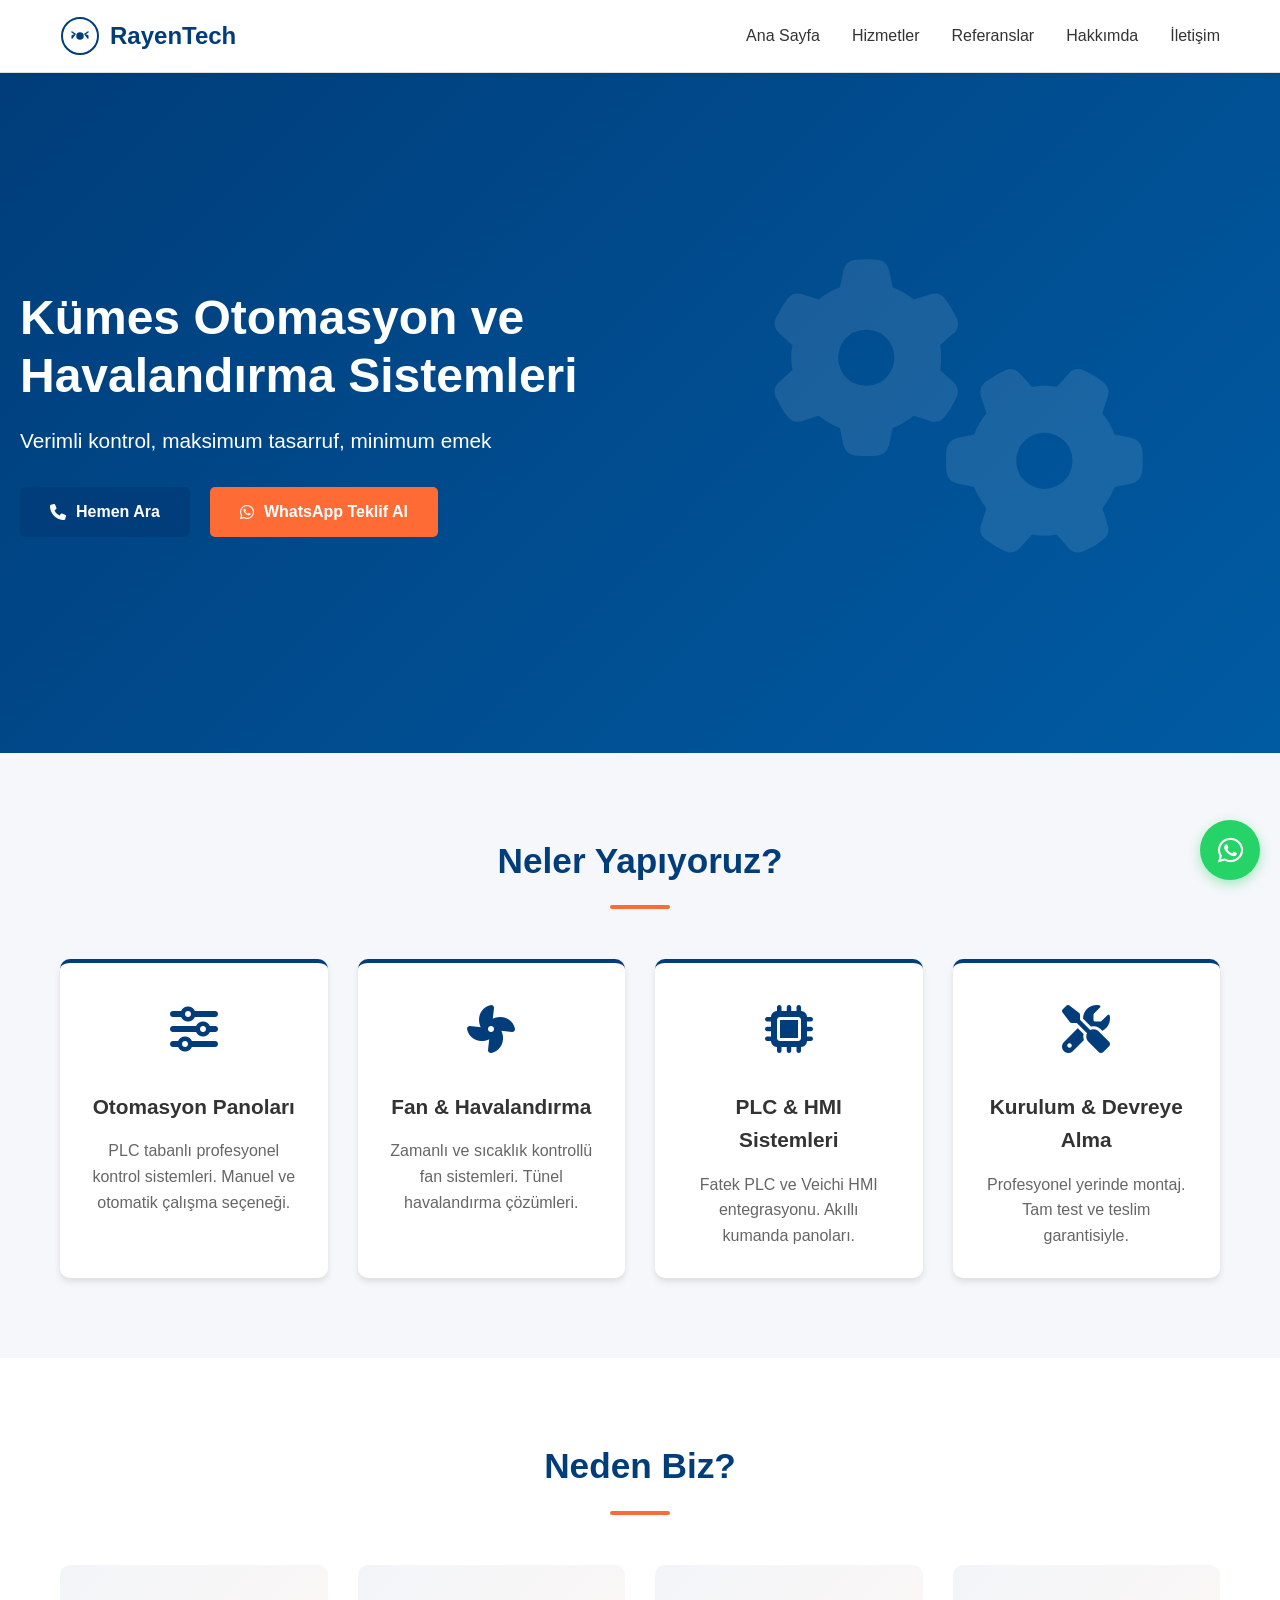
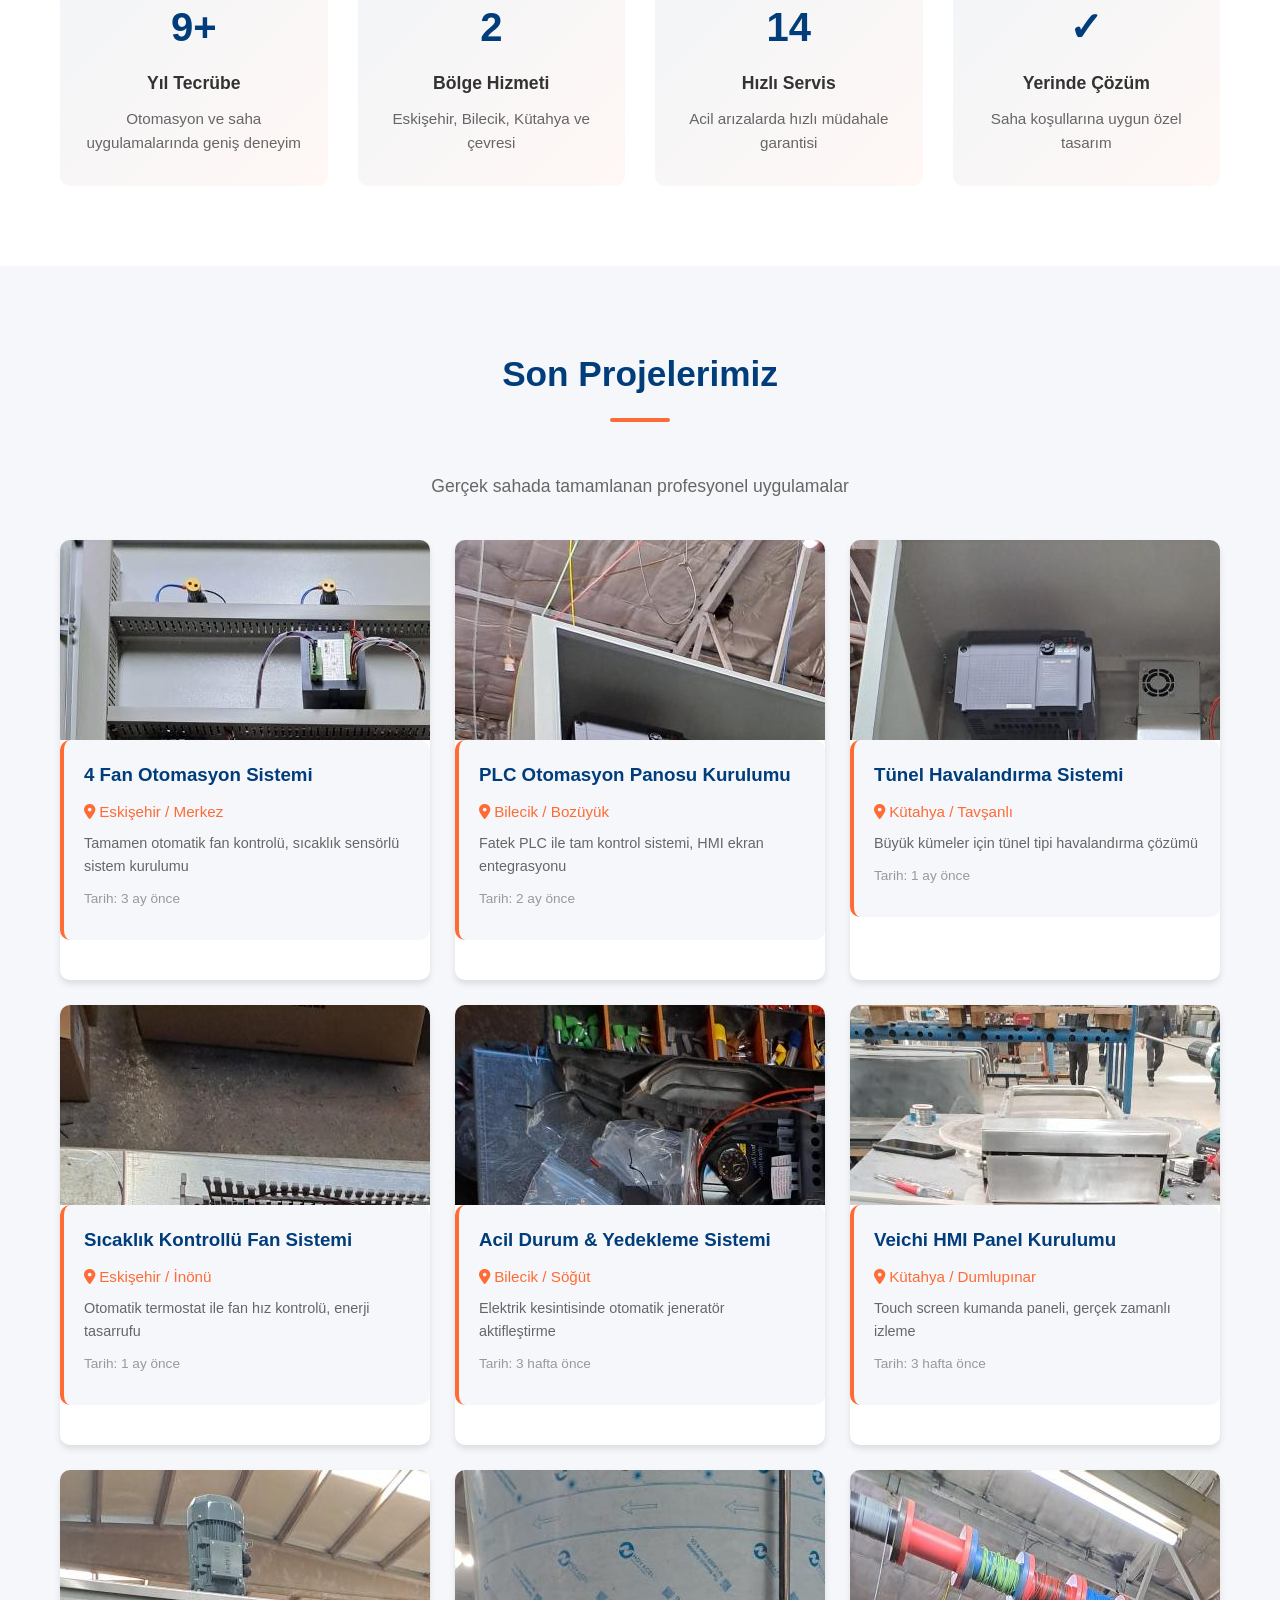
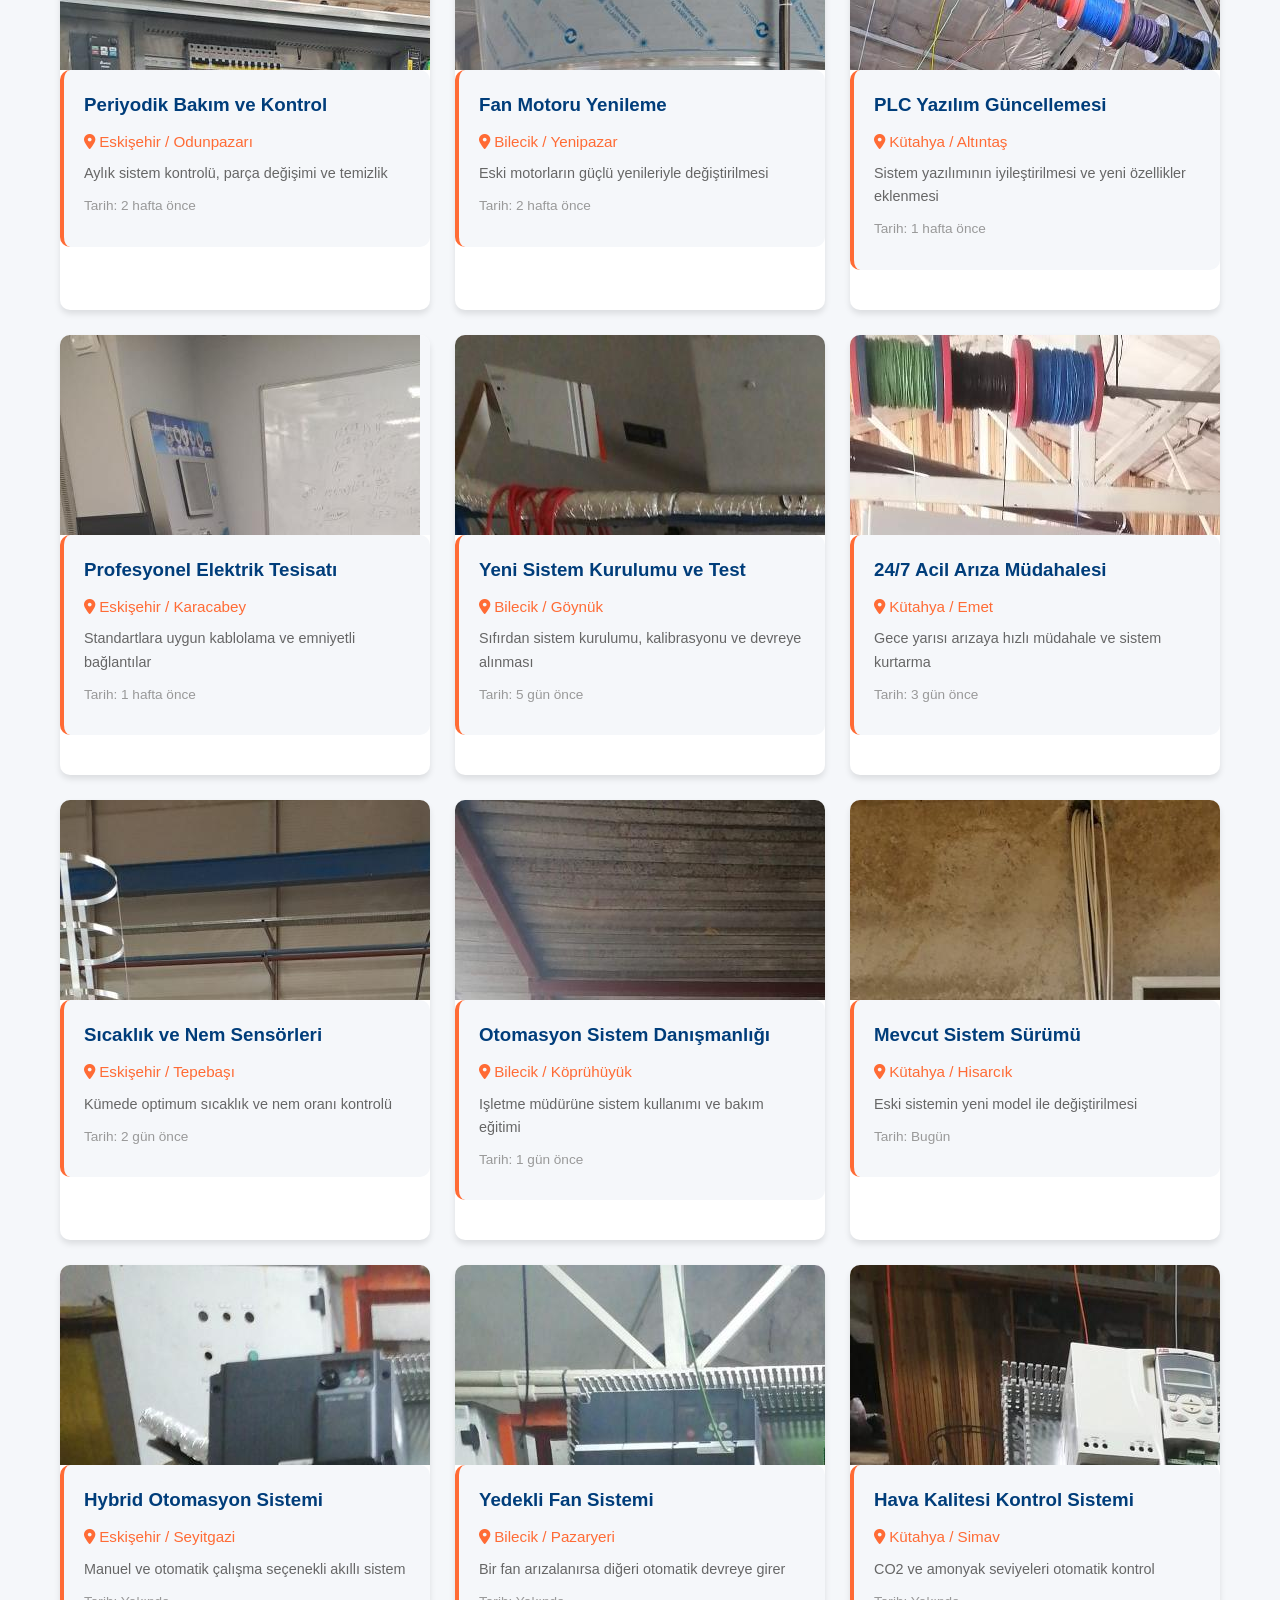
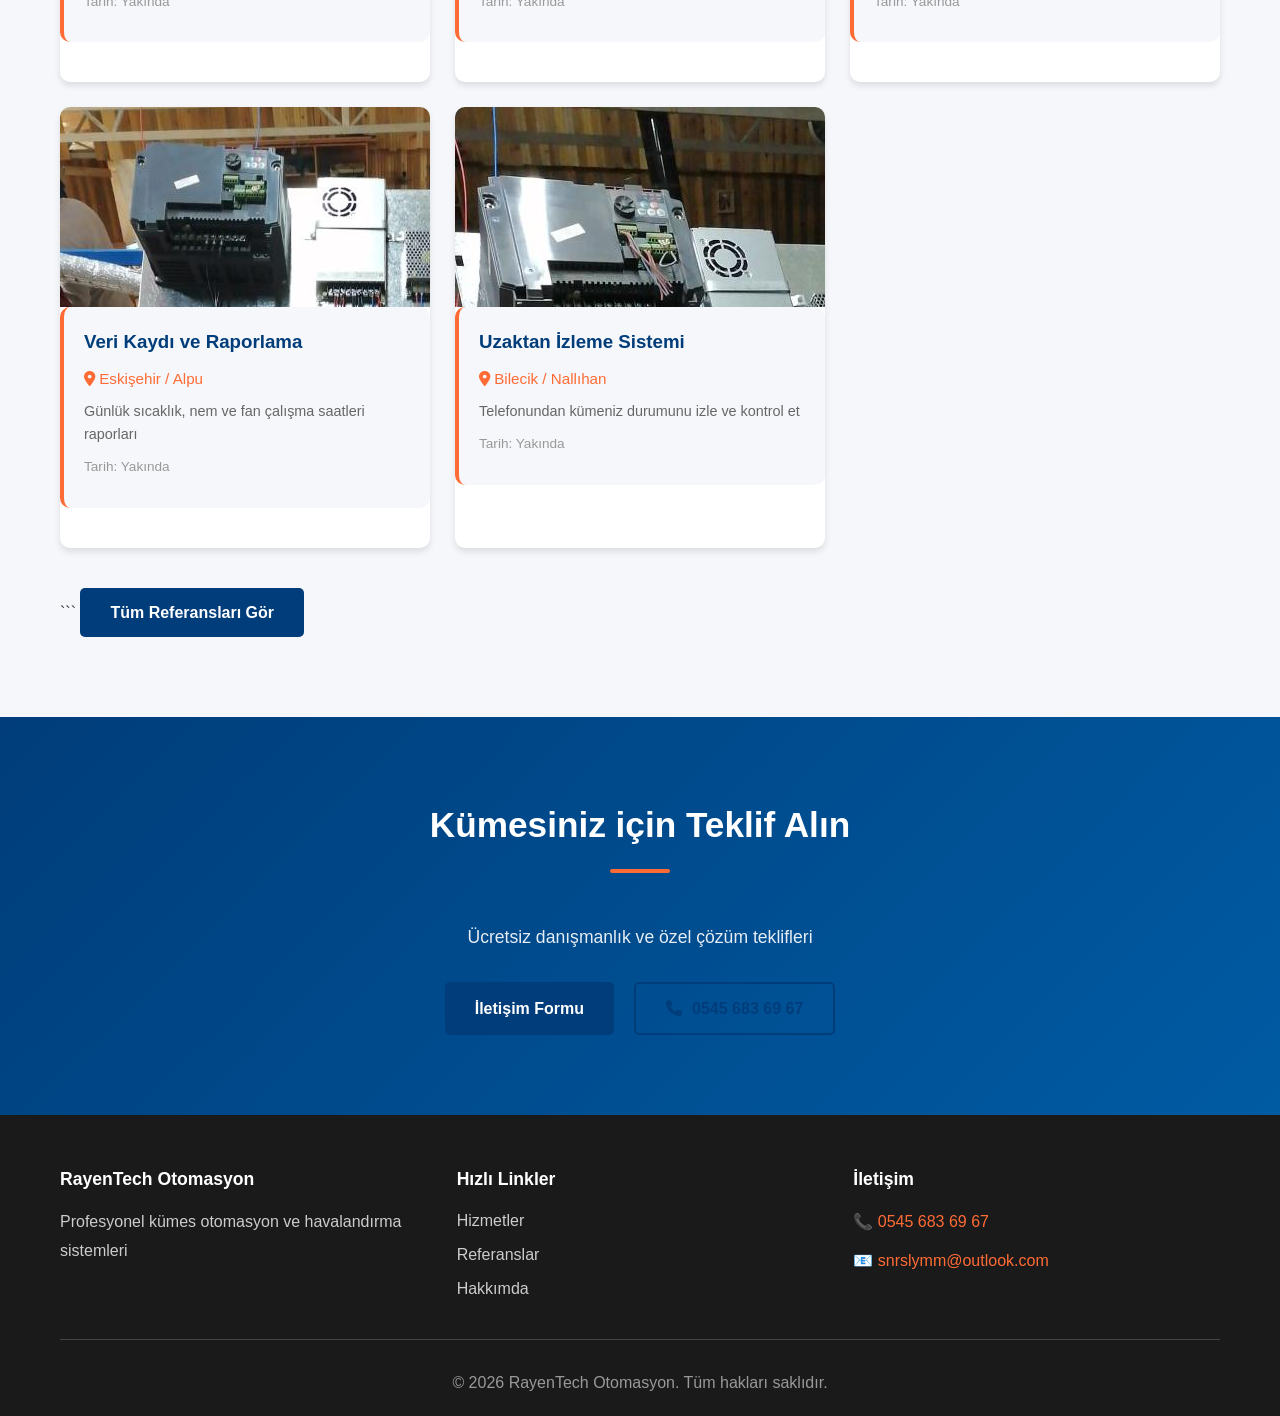
<file: index.html>
<!DOCTYPE html>
<html lang="tr">
<head>
    <meta charset="UTF-8">
    <meta name="viewport" content="width=device-width, initial-scale=1.0">
    <meta name="description" content="RayenTech Otomasyon - Profesyonel kümes otomasyon, fan kontrol ve havalandırma sistemleri. Eskişehir, Bilecik, Kütahya bölgesinde hizmet.">
    <meta name="keywords" content="kümes otomasyonu, fan kontrol sistemi, tavuk kümesi havalandırma, PLC otomasyon, otomasyon panoları, Eskişehir otomasyon">
    <meta name="author" content="Süleyman Şener - Otomasyon Mühendisi">
    <meta name="theme-color" content="#003d7a">
    <title>RayenTech Otomasyon - Kümes Otomasyon ve Havalandırma Sistemleri</title>
    <link rel="canonical" href="https://rayentech-otomasyon.com/">
    <link rel="stylesheet" href="css/style.css">
    <link rel="stylesheet" href="https://cdnjs.cloudflare.com/ajax/libs/font-awesome/6.4.0/css/all.min.css">
</head>
<body>
    <!-- Navigation -->
    <nav class="navbar">
        <div class="container">
            <div class="nav-wrapper">
                <div class="logo">
                    <svg width="40" height="40" viewBox="0 0 40 40" fill="none">
                        <circle cx="20" cy="20" r="18" stroke="#003d7a" stroke-width="2" fill="none"/>
                        <g stroke="#003d7a" stroke-width="1.5" fill="none" stroke-linecap="round">
                            <path d="M15 18 L12 20 M15 18 L12 16 M15 18 L12 22"/>
                            <path d="M25 18 L28 20 M25 18 L28 16 M25 18 L28 22"/>
                            <circle cx="20" cy="20" r="3" fill="#003d7a"/>
                        </g>
                    </svg>
                    <span>RayenTech</span>
                </div>
                <ul class="nav-menu">
                    <li><a href="index.html" class="active">Ana Sayfa</a></li>
                    <li><a href="pages/services.html">Hizmetler</a></li>
                    <li><a href="pages/references.html">Referanslar</a></li>
                    <li><a href="pages/about.html">Hakkımda</a></li>
                    <li><a href="pages/contact.html">İletişim</a></li>
                </ul>
                <div class="hamburger">
                    <span></span>
                    <span></span>
                    <span></span>
                </div>
            </div>
        </div>
    </nav>

    <!-- WhatsApp Floating Button -->
    <a href="https://wa.me/905456836967?text=Merhaba%20Süleyman%20Şener%2C%20kümes%20otomasyon%20sistemi%20için%20teklif%20almak%20istiyorum" class="whatsapp-btn" target="_blank" title="WhatsApp ile Teklif Al">
        <i class="fab fa-whatsapp"></i>
    </a>

    <!-- Hero Banner -->
    <section class="hero">
        <div class="hero-content">
            <h1>Kümes Otomasyon ve Havalandırma Sistemleri</h1>
            <p>Verimli kontrol, maksimum tasarruf, minimum emek</p>
            <div class="hero-buttons">
                <a href="tel:+905456836967" class="btn btn-primary">
                    <i class="fas fa-phone"></i> Hemen Ara
                </a>
                <a href="https://wa.me/905456836967?text=Merhaba%20Süleyman%20Şener%2C%20kümes%20otomasyon%20sistemi%20için%20teklif%20almak%20istiyorum" class="btn btn-secondary" target="_blank">
                    <i class="fab fa-whatsapp"></i> WhatsApp Teklif Al
                </a>
            </div>
        </div>
        <div class="hero-visual">
            <div class="gear-icon">
                <i class="fas fa-cogs"></i>
            </div>
        </div>
    </section>

    <!-- Quick Services -->
    <section class="quick-services">
        <div class="container">
            <h2>Neler Yapıyoruz?</h2>
            <div class="services-grid">
                <div class="service-box">
                    <div class="icon">
                        <i class="fas fa-sliders-h"></i>
                    </div>
                    <h3>Otomasyon Panoları</h3>
                    <p>PLC tabanlı profesyonel kontrol sistemleri. Manuel ve otomatik çalışma seçeneği.</p>
                </div>
                <div class="service-box">
                    <div class="icon">
                        <i class="fas fa-fan"></i>
                    </div>
                    <h3>Fan & Havalandırma</h3>
                    <p>Zamanlı ve sıcaklık kontrollü fan sistemleri. Tünel havalandırma çözümleri.</p>
                </div>
                <div class="service-box">
                    <div class="icon">
                        <i class="fas fa-microchip"></i>
                    </div>
                    <h3>PLC & HMI Sistemleri</h3>
                    <p>Fatek PLC ve Veichi HMI entegrasyonu. Akıllı kumanda panoları.</p>
                </div>
                <div class="service-box">
                    <div class="icon">
                        <i class="fas fa-tools"></i>
                    </div>
                    <h3>Kurulum & Devreye Alma</h3>
                    <p>Profesyonel yerinde montaj. Tam test ve teslim garantisiyle.</p>
                </div>
            </div>
        </div>
    </section>

    <!-- Why Us -->
    <section class="why-us">
        <div class="container">
            <h2>Neden Biz?</h2>
            <div class="why-grid">
                <div class="why-item">
                    <div class="number">15+</div>
                    <h3>Yıl Tecrübe</h3>
                    <p>Otomasyon ve saha uygulamalarında geniş deneyim</p>
                </div>
                <div class="why-item">
                    <div class="number">3</div>
                    <h3>Bölge Hizmeti</h3>
                    <p>Eskişehir, Bilecik, Kütahya ve çevresi</p>
                </div>
                <div class="why-item">
                    <div class="number">24/7</div>
                    <h3>Hızlı Servis</h3>
                    <p>Acil arızalarda hızlı müdahale garantisi</p>
                </div>
                <div class="why-item">
                    <div class="number">✓</div>
                    <h3>Yerinde Çözüm</h3>
                    <p>Saha koşullarına uygun özel tasarım</p>
                </div>
            </div>
        </div>
    </section>

    <!-- Reference Preview -->
    <section class="reference-preview">
        <div class="container">
            <h2>Son Projelerimiz</h2>
            <p class="section-subtitle">Gerçek sahada tamamlanan profesyonel uygulamalar</p>
           <div class="references-grid">
    <!-- PROJE 1 -->
    <div class="reference-card">
        <div class="reference-image">
            <img src="../img/referanslar/proje-1.jpg" alt="Eskişehir - 4 Fan Otomasyon Sistemi" loading="lazy">
        </div>
        <div class="reference-info">
            <h3>4 Fan Otomasyon Sistemi</h3>
            <p class="location"><i class="fas fa-map-marker-alt"></i> Eskişehir / Merkez</p>
            <p class="description">Tamamen otomatik fan kontrolü, sıcaklık sensörlü sistem kurulumu</p>
            <p class="date">Tarih: 3 ay önce</p>
        </div>
    </div>

    <!-- PROJE 2 -->
    <div class="reference-card">
        <div class="reference-image">
            <img src="../img/referanslar/proje-2.jpg" alt="Bilecik - PLC Otomasyon Panosu" loading="lazy">
        </div>
        <div class="reference-info">
            <h3>PLC Otomasyon Panosu Kurulumu</h3>
            <p class="location"><i class="fas fa-map-marker-alt"></i> Bilecik / Bozüyük</p>
            <p class="description">Fatek PLC ile tam kontrol sistemi, HMI ekran entegrasyonu</p>
            <p class="date">Tarih: 2 ay önce</p>
        </div>
    </div>

    <!-- PROJE 3 -->
    <div class="reference-card">
        <div class="reference-image">
            <img src="../img/referanslar/proje-3.jpg" alt="Kütahya - Tünel Havalandırma" loading="lazy">
        </div>
        <div class="reference-info">
            <h3>Tünel Havalandırma Sistemi</h3>
            <p class="location"><i class="fas fa-map-marker-alt"></i> Kütahya / Tavşanlı</p>
            <p class="description">Büyük kümeler için tünel tipi havalandırma çözümü</p>
            <p class="date">Tarih: 1 ay önce</p>
        </div>
    </div>

    <!-- PROJE 4 -->
    <div class="reference-card">
        <div class="reference-image">
            <img src="../img/referanslar/proje-4.jpg" alt="Eskişehir - Sıcaklık Kontrollü Fanlar" loading="lazy">
        </div>
        <div class="reference-info">
            <h3>Sıcaklık Kontrollü Fan Sistemi</h3>
            <p class="location"><i class="fas fa-map-marker-alt"></i> Eskişehir / İnönü</p>
            <p class="description">Otomatik termostat ile fan hız kontrolü, enerji tasarrufu</p>
            <p class="date">Tarih: 1 ay önce</p>
        </div>
    </div>

    <!-- PROJE 5 -->
    <div class="reference-card">
        <div class="reference-image">
            <img src="../img/referanslar/proje-5.jpg" alt="Bilecik - Acil Durum Sistemi" loading="lazy">
        </div>
        <div class="reference-info">
            <h3>Acil Durum & Yedekleme Sistemi</h3>
            <p class="location"><i class="fas fa-map-marker-alt"></i> Bilecik / Söğüt</p>
            <p class="description">Elektrik kesintisinde otomatik jeneratör aktifleştirme</p>
            <p class="date">Tarih: 3 hafta önce</p>
        </div>
    </div>

    <!-- PROJE 6 -->
    <div class="reference-card">
        <div class="reference-image">
            <img src="../img/referanslar/proje-6.jpg" alt="Kütahya - HMI Panel Entegrasyonu" loading="lazy">
        </div>
        <div class="reference-info">
            <h3>Veichi HMI Panel Kurulumu</h3>
            <p class="location"><i class="fas fa-map-marker-alt"></i> Kütahya / Dumlupınar</p>
            <p class="description">Touch screen kumanda paneli, gerçek zamanlı izleme</p>
            <p class="date">Tarih: 3 hafta önce</p>
        </div>
    </div>

    <!-- PROJE 7 -->
    <div class="reference-card">
        <div class="reference-image">
            <img src="../img/referanslar/proje-7.jpg" alt="Eskişehir - Periyodik Bakım" loading="lazy">
        </div>
        <div class="reference-info">
            <h3>Periyodik Bakım ve Kontrol</h3>
            <p class="location"><i class="fas fa-map-marker-alt"></i> Eskişehir / Odunpazarı</p>
            <p class="description">Aylık sistem kontrolü, parça değişimi ve temizlik</p>
            <p class="date">Tarih: 2 hafta önce</p>
        </div>
    </div>

    <!-- PROJE 8 -->
    <div class="reference-card">
        <div class="reference-image">
            <img src="../img/referanslar/proje-8.jpg" alt="Bilecik - Fan Motoru Değişimi" loading="lazy">
        </div>
        <div class="reference-info">
            <h3>Fan Motoru Yenileme</h3>
            <p class="location"><i class="fas fa-map-marker-alt"></i> Bilecik / Yenipazar</p>
            <p class="description">Eski motorların güçlü yenileriyle değiştirilmesi</p>
            <p class="date">Tarih: 2 hafta önce</p>
        </div>
    </div>

    <!-- PROJE 9 -->
    <div class="reference-card">
        <div class="reference-image">
            <img src="../img/referanslar/proje-9.jpg" alt="Kütahya - Yazılım Güncellemesi" loading="lazy">
        </div>
        <div class="reference-info">
            <h3>PLC Yazılım Güncellemesi</h3>
            <p class="location"><i class="fas fa-map-marker-alt"></i> Kütahya / Altıntaş</p>
            <p class="description">Sistem yazılımının iyileştirilmesi ve yeni özellikler eklenmesi</p>
            <p class="date">Tarih: 1 hafta önce</p>
        </div>
    </div>

    <!-- PROJE 10 -->
    <div class="reference-card">
        <div class="reference-image">
            <img src="../img/referanslar/proje-10.jpg" alt="Eskişehir - Elektrik Tesisatı" loading="lazy">
        </div>
        <div class="reference-info">
            <h3>Profesyonel Elektrik Tesisatı</h3>
            <p class="location"><i class="fas fa-map-marker-alt"></i> Eskişehir / Karacabey</p>
            <p class="description">Standartlara uygun kablolama ve emniyetli bağlantılar</p>
            <p class="date">Tarih: 1 hafta önce</p>
        </div>
    </div>

    <!-- PROJE 11 -->
    <div class="reference-card">
        <div class="reference-image">
            <img src="../img/referanslar/proje-11.jpg" alt="Bilecik - Yeni Sistem Devreye Alma" loading="lazy">
        </div>
        <div class="reference-info">
            <h3>Yeni Sistem Kurulumu ve Test</h3>
            <p class="location"><i class="fas fa-map-marker-alt"></i> Bilecik / Göynük</p>
            <p class="description">Sıfırdan sistem kurulumu, kalibrasyonu ve devreye alınması</p>
            <p class="date">Tarih: 5 gün önce</p>
        </div>
    </div>

    <!-- PROJE 12 -->
    <div class="reference-card">
        <div class="reference-image">
            <img src="../img/referanslar/proje-12.jpg" alt="Kütahya - Acil Arıza Müdahalesi" loading="lazy">
        </div>
        <div class="reference-info">
            <h3>24/7 Acil Arıza Müdahalesi</h3>
            <p class="location"><i class="fas fa-map-marker-alt"></i> Kütahya / Emet</p>
            <p class="description">Gece yarısı arızaya hızlı müdahale ve sistem kurtarma</p>
            <p class="date">Tarih: 3 gün önce</p>
        </div>
    </div>

    <!-- PROJE 13 -->
    <div class="reference-card">
        <div class="reference-image">
            <img src="../img/referanslar/proje-13.jpg" alt="Eskişehir - Sensör Kurulumu" loading="lazy">
        </div>
        <div class="reference-info">
            <h3>Sıcaklık ve Nem Sensörleri</h3>
            <p class="location"><i class="fas fa-map-marker-alt"></i> Eskişehir / Tepebaşı</p>
            <p class="description">Kümede optimum sıcaklık ve nem oranı kontrolü</p>
            <p class="date">Tarih: 2 gün önce</p>
        </div>
    </div>

    <!-- PROJE 14 -->
    <div class="reference-card">
        <div class="reference-image">
            <img src="../img/referanslar/proje-14.jpg" alt="Bilecik - Danışmanlık Hizmeti" loading="lazy">
        </div>
        <div class="reference-info">
            <h3>Otomasyon Sistem Danışmanlığı</h3>
            <p class="location"><i class="fas fa-map-marker-alt"></i> Bilecik / Köprühüyük</p>
            <p class="description">Işletme müdürüne sistem kullanımı ve bakım eğitimi</p>
            <p class="date">Tarih: 1 gün önce</p>
        </div>
    </div>

    <!-- PROJE 15 -->
    <div class="reference-card">
        <div class="reference-image">
            <img src="../img/referanslar/proje-15.jpg" alt="Kütahya - Sistem Sürümü" loading="lazy">
        </div>
        <div class="reference-info">
            <h3>Mevcut Sistem Sürümü</h3>
            <p class="location"><i class="fas fa-map-marker-alt"></i> Kütahya / Hisarcık</p>
            <p class="description">Eski sistemin yeni model ile değiştirilmesi</p>
            <p class="date">Tarih: Bugün</p>
        </div>
    </div>

    <!-- PROJE 16 -->
    <div class="reference-card">
        <div class="reference-image">
            <img src="../img/referanslar/proje-16.jpg" alt="Eskişehir - Hybrid Sistem" loading="lazy">
        </div>
        <div class="reference-info">
            <h3>Hybrid Otomasyon Sistemi</h3>
            <p class="location"><i class="fas fa-map-marker-alt"></i> Eskişehir / Seyitgazi</p>
            <p class="description">Manuel ve otomatik çalışma seçenekli akıllı sistem</p>
            <p class="date">Tarih: Yakında</p>
        </div>
    </div>

    <!-- PROJE 17 -->
    <div class="reference-card">
        <div class="reference-image">
            <img src="../img/referanslar/proje-17.jpg" alt="Bilecik - Yedek Sistem" loading="lazy">
        </div>
        <div class="reference-info">
            <h3>Yedekli Fan Sistemi</h3>
            <p class="location"><i class="fas fa-map-marker-alt"></i> Bilecik / Pazaryeri</p>
            <p class="description">Bir fan arızalanırsa diğeri otomatik devreye girer</p>
            <p class="date">Tarih: Yakında</p>
        </div>
    </div>

    <!-- PROJE 18 -->
    <div class="reference-card">
        <div class="reference-image">
            <img src="../img/referanslar/proje-18.jpg" alt="Kütahya - Hava Kalitesi" loading="lazy">
        </div>
        <div class="reference-info">
            <h3>Hava Kalitesi Kontrol Sistemi</h3>
            <p class="location"><i class="fas fa-map-marker-alt"></i> Kütahya / Simav</p>
            <p class="description">CO2 ve amonyak seviyeleri otomatik kontrol</p>
            <p class="date">Tarih: Yakında</p>
        </div>
    </div>

    <!-- PROJE 19 -->
    <div class="reference-card">
        <div class="reference-image">
            <img src="../img/referanslar/proje-19.jpg" alt="Eskişehir - İçerik Veri Kaydı" loading="lazy">
        </div>
        <div class="reference-info">
            <h3>Veri Kaydı ve Raporlama</h3>
            <p class="location"><i class="fas fa-map-marker-alt"></i> Eskişehir / Alpu</p>
            <p class="description">Günlük sıcaklık, nem ve fan çalışma saatleri raporları</p>
            <p class="date">Tarih: Yakında</p>
        </div>
    </div>

    <!-- PROJE 20 -->
    <div class="reference-card">
        <div class="reference-image">
            <img src="../img/referanslar/proje-20.jpg" alt="Bilecik - Uzaktan Kontrol" loading="lazy">
        </div>
        <div class="reference-info">
            <h3>Uzaktan İzleme Sistemi</h3>
            <p class="location"><i class="fas fa-map-marker-alt"></i> Bilecik / Nallıhan</p>
            <p class="description">Telefonundan kümeniz durumunu izle ve kontrol et</p>
            <p class="date">Tarih: Yakında</p>
        </div>
    </div>
</div>
```
            <a href="pages/references.html" class="btn btn-primary">Tüm Referansları Gör</a>
        </div>
    </section>

    <!-- CTA Section -->
    <section class="cta">
        <div class="container">
            <h2>Kümesiniz için Teklif Alın</h2>
            <p>Ücretsiz danışmanlık ve özel çözüm teklifleri</p>
            <div class="cta-buttons">
                <a href="pages/contact.html" class="btn btn-primary">İletişim Formu</a>
                <a href="tel:+905456836967" class="btn btn-outline">
                    <i class="fas fa-phone"></i> 0545 683 69 67
                </a>
            </div>
        </div>
    </section>

    <!-- Footer -->
    <footer class="footer">
        <div class="container">
            <div class="footer-content">
                <div class="footer-section">
                    <h4>RayenTech Otomasyon</h4>
                    <p>Profesyonel kümes otomasyon ve havalandırma sistemleri</p>
                </div>
                <div class="footer-section">
                    <h4>Hızlı Linkler</h4>
                    <ul>
                        <li><a href="pages/services.html">Hizmetler</a></li>
                        <li><a href="pages/references.html">Referanslar</a></li>
                        <li><a href="pages/about.html">Hakkımda</a></li>
                    </ul>
                </div>
                <div class="footer-section">
                    <h4>İletişim</h4>
                    <p>📞 <a href="tel:+905456836967">0545 683 69 67</a></p>
                    <p>📧 <a href="mailto:snrslymm@outlook.com">snrslymm@outlook.com</a></p>
                </div>
            </div>
            <div class="footer-bottom">
                <p>&copy; 2026 RayenTech Otomasyon. Tüm hakları saklıdır.</p>
            </div>
        </div>
    </footer>

    <script src="js/script.js"></script>
</body>
</html>
</file>
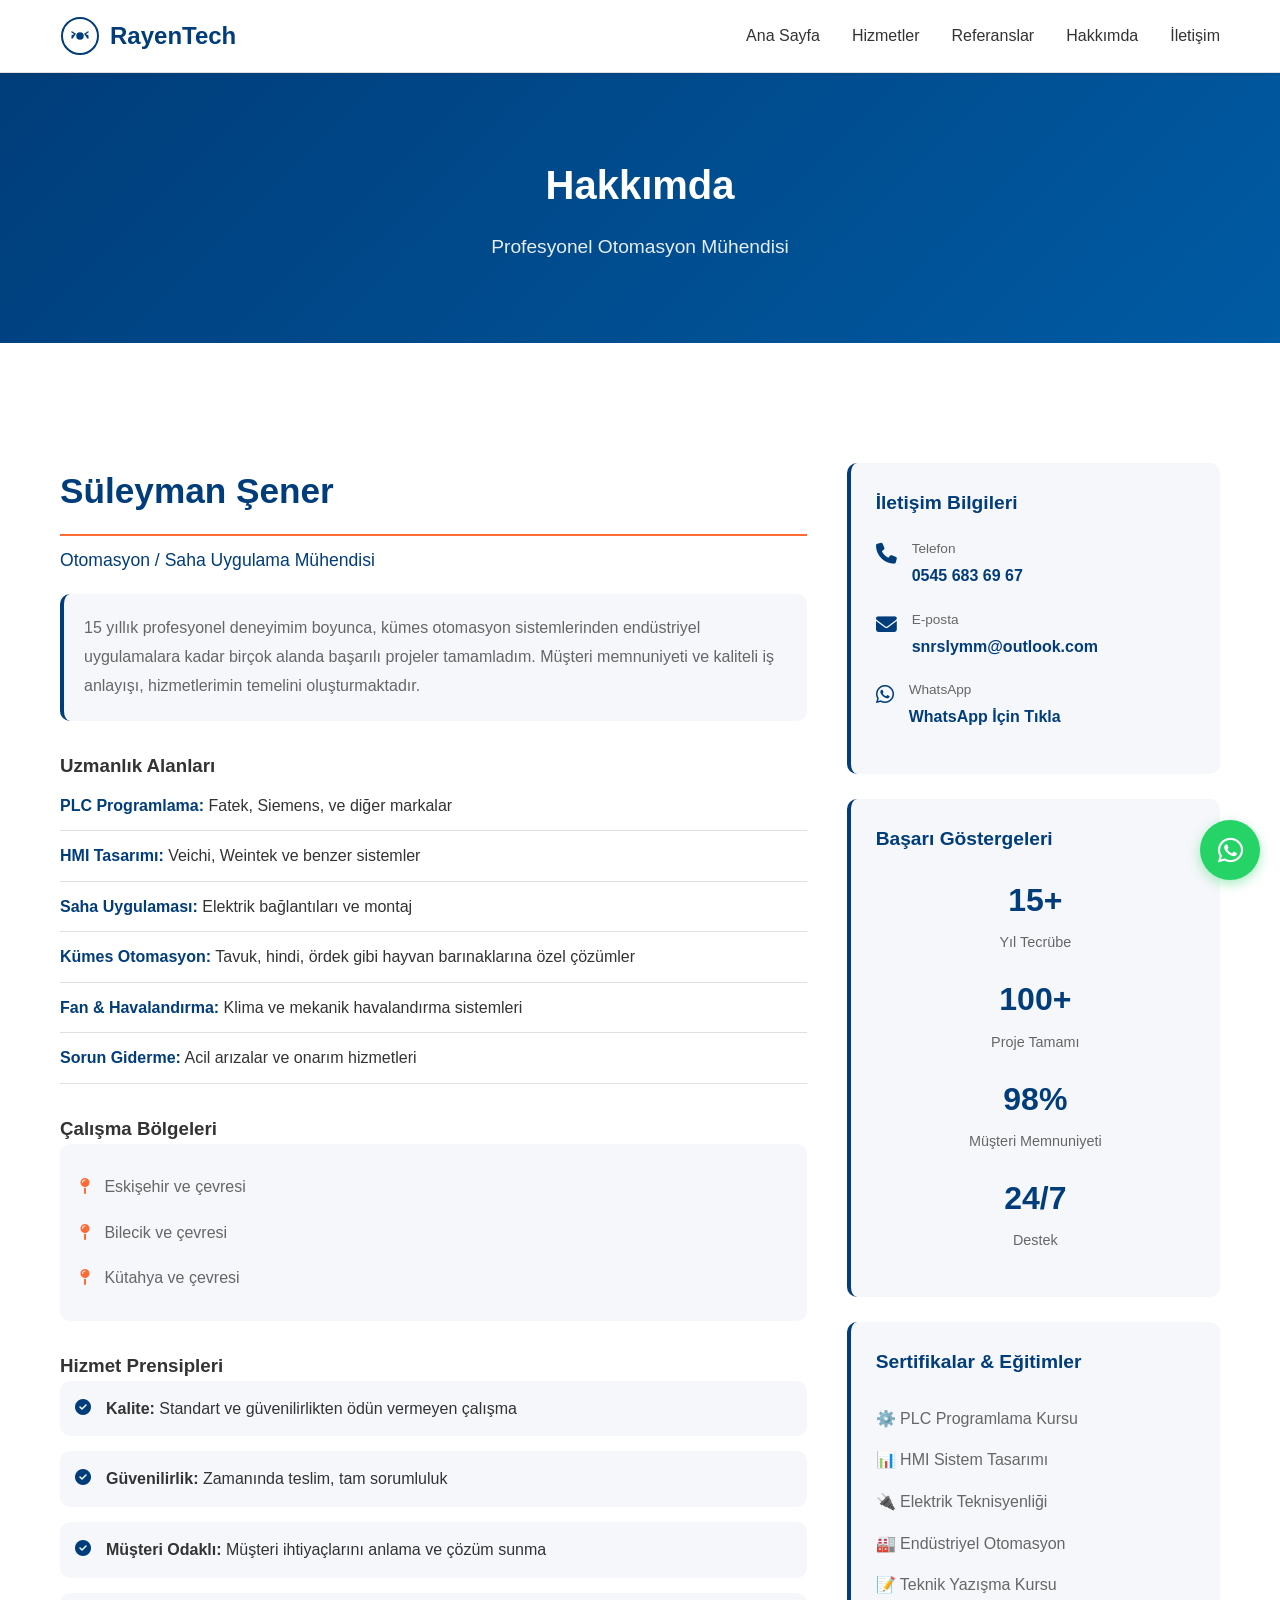
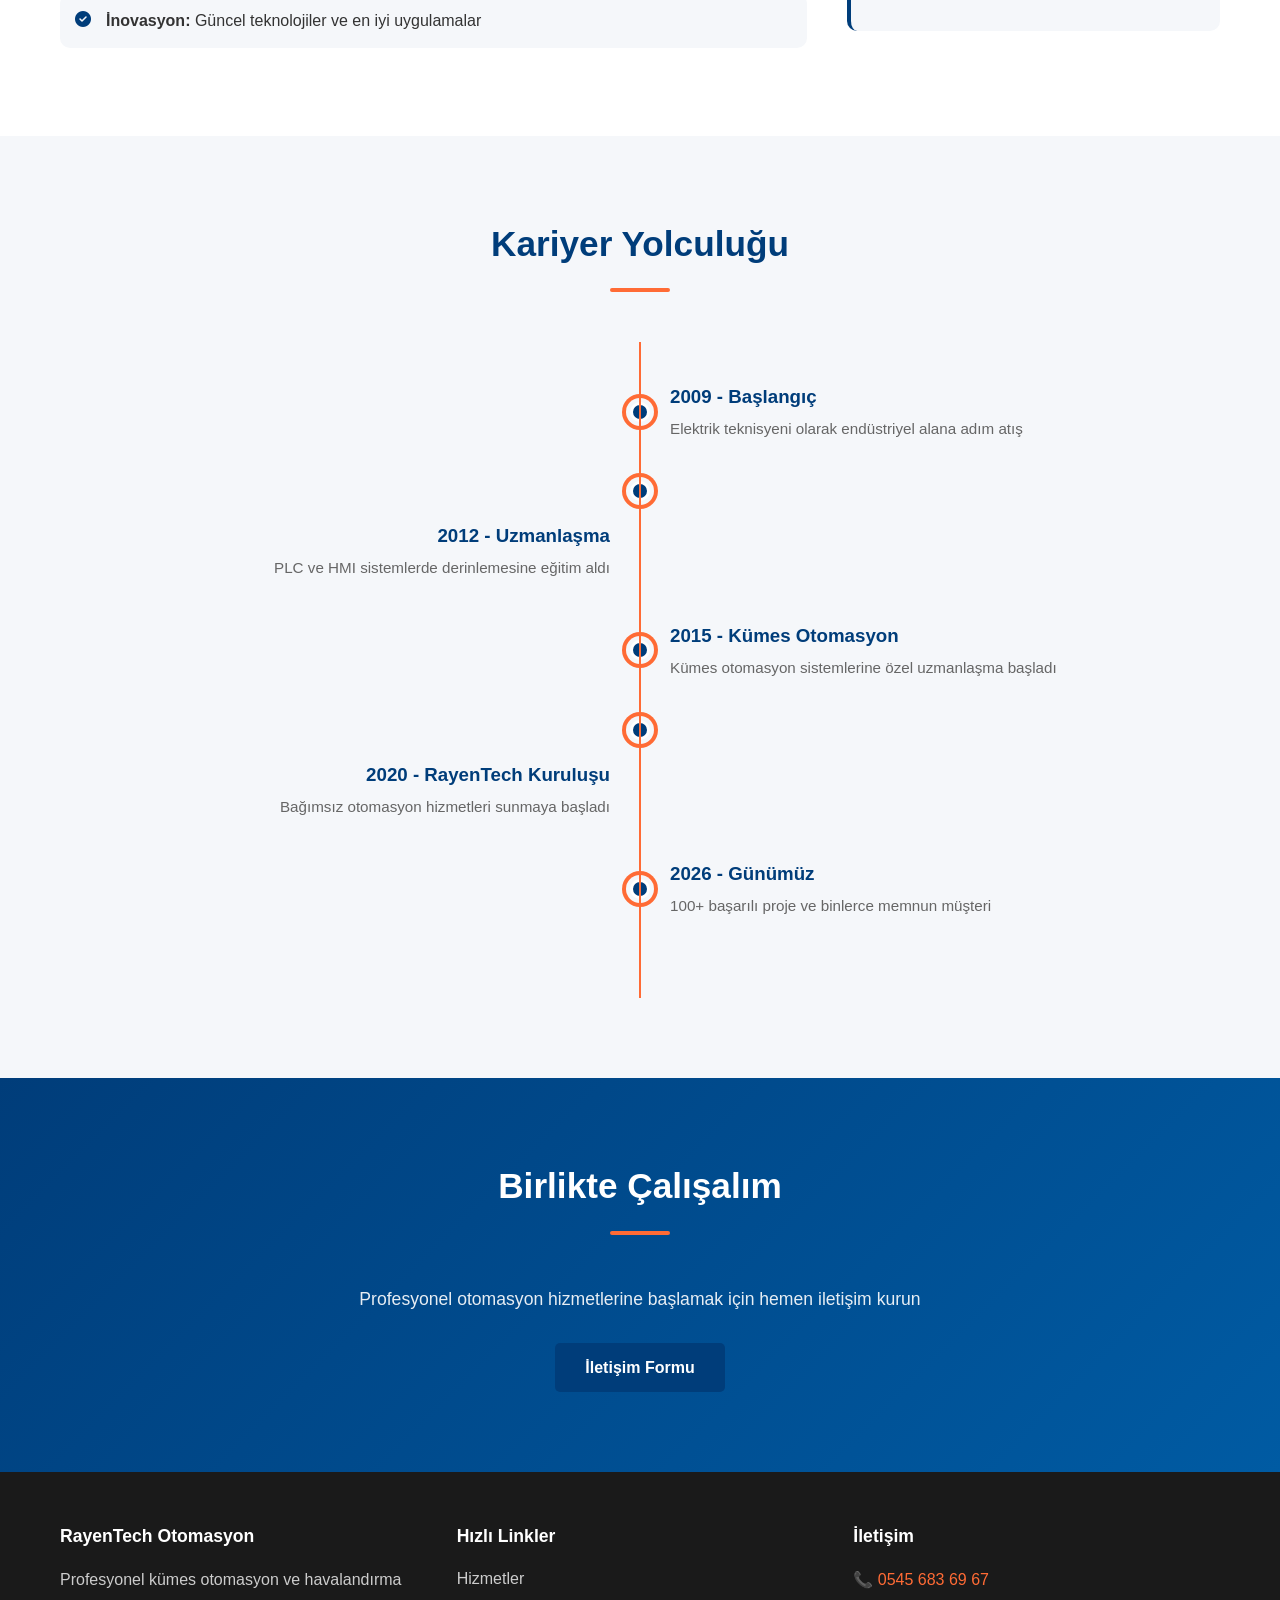
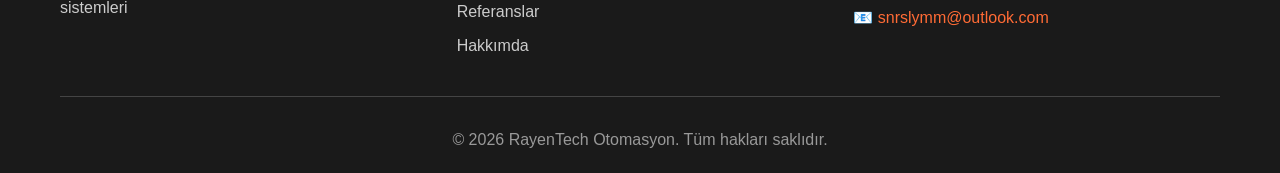
<file: pages/about.html>
<!DOCTYPE html>
<html lang="tr">
<head>
    <meta charset="UTF-8">
    <meta name="viewport" content="width=device-width, initial-scale=1.0">
    <meta name="description" content="Süleyman Şener - Otomasyon ve Saha Uygulama Mühendisi. 15+ yıl tecrübe ile profesyonel kümes otomasyon hizmetleri.">
    <meta name="keywords" content="Süleyman Şener, otomasyon mühendisi, saha uygulaması, özgeçmiş">
    <title>Hakkımda - Süleyman Şener</title>
    <link rel="canonical" href="https://rayentech-otomasyon.com/pages/about.html">
    <link rel="stylesheet" href="../css/style.css">
    <link rel="stylesheet" href="https://cdnjs.cloudflare.com/ajax/libs/font-awesome/6.4.0/css/all.min.css">
</head>
<body>
    <!-- Navigation -->
    <nav class="navbar">
        <div class="container">
            <div class="nav-wrapper">
                <div class="logo">
                    <svg width="40" height="40" viewBox="0 0 40 40" fill="none">
                        <circle cx="20" cy="20" r="18" stroke="#003d7a" stroke-width="2" fill="none"/>
                        <g stroke="#003d7a" stroke-width="1.5" fill="none" stroke-linecap="round">
                            <path d="M15 18 L12 20 M15 18 L12 16 M15 18 L12 22"/>
                            <path d="M25 18 L28 20 M25 18 L28 16 M25 18 L28 22"/>
                            <circle cx="20" cy="20" r="3" fill="#003d7a"/>
                        </g>
                    </svg>
                    <span>RayenTech</span>
                </div>
                <ul class="nav-menu">
                    <li><a href="../index.html">Ana Sayfa</a></li>
                    <li><a href="services.html">Hizmetler</a></li>
                    <li><a href="references.html">Referanslar</a></li>
                    <li><a href="about.html" class="active">Hakkımda</a></li>
                    <li><a href="contact.html">İletişim</a></li>
                </ul>
                <div class="hamburger">
                    <span></span>
                    <span></span>
                    <span></span>
                </div>
            </div>
        </div>
    </nav>

    <!-- WhatsApp Button -->
    <a href="https://wa.me/905456836967" class="whatsapp-btn" target="_blank">
        <i class="fab fa-whatsapp"></i>
    </a>

    <!-- Page Header -->
    <section class="page-header">
        <div class="container">
            <h1>Hakkımda</h1>
            <p>Profesyonel Otomasyon Mühendisi</p>
        </div>
    </section>

    <!-- About Content -->
    <section class="about-content">
        <div class="container">
            <div class="about-grid">
                <div class="about-text">
                    <h2>Süleyman Şener</h2>
                    <p class="subtitle">Otomasyon / Saha Uygulama Mühendisi</p>
                    
                    <div class="about-intro">
                        <p>
                            15 yıllık profesyonel deneyimim boyunca, kümes otomasyon sistemlerinden endüstriyel uygulamalara kadar 
                            birçok alanda başarılı projeler tamamladım. Müşteri memnuniyeti ve kaliteli iş anlayışı, 
                            hizmetlerimin temelini oluşturmaktadır.
                        </p>
                    </div>

                    <h3>Uzmanlık Alanları</h3>
                    <ul class="expertise-list">
                        <li><strong>PLC Programlama:</strong> Fatek, Siemens, ve diğer markalar</li>
                        <li><strong>HMI Tasarımı:</strong> Veichi, Weintek ve benzer sistemler</li>
                        <li><strong>Saha Uygulaması:</strong> Elektrik bağlantıları ve montaj</li>
                        <li><strong>Kümes Otomasyon:</strong> Tavuk, hindi, ördek gibi hayvan barınaklarına özel çözümler</li>
                        <li><strong>Fan & Havalandırma:</strong> Klima ve mekanik havalandırma sistemleri</li>
                        <li><strong>Sorun Giderme:</strong> Acil arızalar ve onarım hizmetleri</li>
                    </ul>

                    <h3>Çalışma Bölgeleri</h3>
                    <ul class="work-areas">
                        <li><i class="fas fa-map-pin"></i> Eskişehir ve çevresi</li>
                        <li><i class="fas fa-map-pin"></i> Bilecik ve çevresi</li>
                        <li><i class="fas fa-map-pin"></i> Kütahya ve çevresi</li>
                    </ul>

                    <h3>Hizmet Prensipleri</h3>
                    <div class="principles">
                        <div class="principle-item">
                            <i class="fas fa-check-circle"></i>
                            <p><strong>Kalite:</strong> Standart ve güvenilirlikten ödün vermeyen çalışma</p>
                        </div>
                        <div class="principle-item">
                            <i class="fas fa-check-circle"></i>
                            <p><strong>Güvenilirlik:</strong> Zamanında teslim, tam sorumluluk</p>
                        </div>
                        <div class="principle-item">
                            <i class="fas fa-check-circle"></i>
                            <p><strong>Müşteri Odaklı:</strong> Müşteri ihtiyaçlarını anlama ve çözüm sunma</p>
                        </div>
                        <div class="principle-item">
                            <i class="fas fa-check-circle"></i>
                            <p><strong>İnovasyon:</strong> Güncel teknolojiler ve en iyi uygulamalar</p>
                        </div>
                    </div>
                </div>

                <div class="about-info">
                    <div class="info-card">
                        <h3>İletişim Bilgileri</h3>
                        <div class="info-item">
                            <i class="fas fa-phone"></i>
                            <div>
                                <p class="label">Telefon</p>
                                <a href="tel:+905456836967">0545 683 69 67</a>
                            </div>
                        </div>
                        <div class="info-item">
                            <i class="fas fa-envelope"></i>
                            <div>
                                <p class="label">E-posta</p>
                                <a href="mailto:snrslymm@outlook.com">snrslymm@outlook.com</a>
                            </div>
                        </div>
                        <div class="info-item">
                            <i class="fab fa-whatsapp"></i>
                            <div>
                                <p class="label">WhatsApp</p>
                                <a href="https://wa.me/905456836967">WhatsApp İçin Tıkla</a>
                            </div>
                        </div>
                    </div>

                    <div class="stats-card">
                        <h3>Başarı Göstergeleri</h3>
                        <div class="stat">
                            <div class="stat-value">15+</div>
                            <p>Yıl Tecrübe</p>
                        </div>
                        <div class="stat">
                            <div class="stat-value">100+</div>
                            <p>Proje Tamamı</p>
                        </div>
                        <div class="stat">
                            <div class="stat-value">98%</div>
                            <p>Müşteri Memnuniyeti</p>
                        </div>
                        <div class="stat">
                            <div class="stat-value">24/7</div>
                            <p>Destek</p>
                        </div>
                    </div>

                    <div class="qualifications-card">
                        <h3>Sertifikalar & Eğitimler</h3>
                        <ul>
                            <li>⚙️ PLC Programlama Kursu</li>
                            <li>📊 HMI Sistem Tasarımı</li>
                            <li>🔌 Elektrik Teknisyenliği</li>
                            <li>🏭 Endüstriyel Otomasyon</li>
                            <li>📝 Teknik Yazışma Kursu</li>
                        </ul>
                    </div>
                </div>
            </div>
        </div>
    </section>

    <!-- Timeline -->
    <section class="timeline">
        <div class="container">
            <h2>Kariyer Yolculuğu</h2>
            <div class="timeline-items">
                <div class="timeline-item">
                    <div class="timeline-marker"></div>
                    <div class="timeline-content">
                        <h3>2009 - Başlangıç</h3>
                        <p>Elektrik teknisyeni olarak endüstriyel alana adım atış</p>
                    </div>
                </div>
                <div class="timeline-item">
                    <div class="timeline-marker"></div>
                    <div class="timeline-content">
                        <h3>2012 - Uzmanlaşma</h3>
                        <p>PLC ve HMI sistemlerde derinlemesine eğitim aldı</p>
                    </div>
                </div>
                <div class="timeline-item">
                    <div class="timeline-marker"></div>
                    <div class="timeline-content">
                        <h3>2015 - Kümes Otomasyon</h3>
                        <p>Kümes otomasyon sistemlerine özel uzmanlaşma başladı</p>
                    </div>
                </div>
                <div class="timeline-item">
                    <div class="timeline-marker"></div>
                    <div class="timeline-content">
                        <h3>2020 - RayenTech Kuruluşu</h3>
                        <p>Bağımsız otomasyon hizmetleri sunmaya başladı</p>
                    </div>
                </div>
                <div class="timeline-item">
                    <div class="timeline-marker"></div>
                    <div class="timeline-content">
                        <h3>2026 - Günümüz</h3>
                        <p>100+ başarılı proje ve binlerce memnun müşteri</p>
                    </div>
                </div>
            </div>
        </div>
    </section>

    <!-- CTA -->
    <section class="cta">
        <div class="container">
            <h2>Birlikte Çalışalım</h2>
            <p>Profesyonel otomasyon hizmetlerine başlamak için hemen iletişim kurun</p>
            <a href="contact.html" class="btn btn-primary">İletişim Formu</a>
        </div>
    </section>

    <!-- Footer -->
    <footer class="footer">
        <div class="container">
            <div class="footer-content">
                <div class="footer-section">
                    <h4>RayenTech Otomasyon</h4>
                    <p>Profesyonel kümes otomasyon ve havalandırma sistemleri</p>
                </div>
                <div class="footer-section">
                    <h4>Hızlı Linkler</h4>
                    <ul>
                        <li><a href="services.html">Hizmetler</a></li>
                        <li><a href="references.html">Referanslar</a></li>
                        <li><a href="about.html">Hakkımda</a></li>
                    </ul>
                </div>
                <div class="footer-section">
                    <h4>İletişim</h4>
                    <p>📞 <a href="tel:+905456836967">0545 683 69 67</a></p>
                    <p>📧 <a href="mailto:snrslymm@outlook.com">snrslymm@outlook.com</a></p>
                </div>
            </div>
            <div class="footer-bottom">
                <p>&copy; 2026 RayenTech Otomasyon. Tüm hakları saklıdır.</p>
            </div>
        </div>
    </footer>

    <script src="../js/script.js"></script>
</body>
</html>
</file>
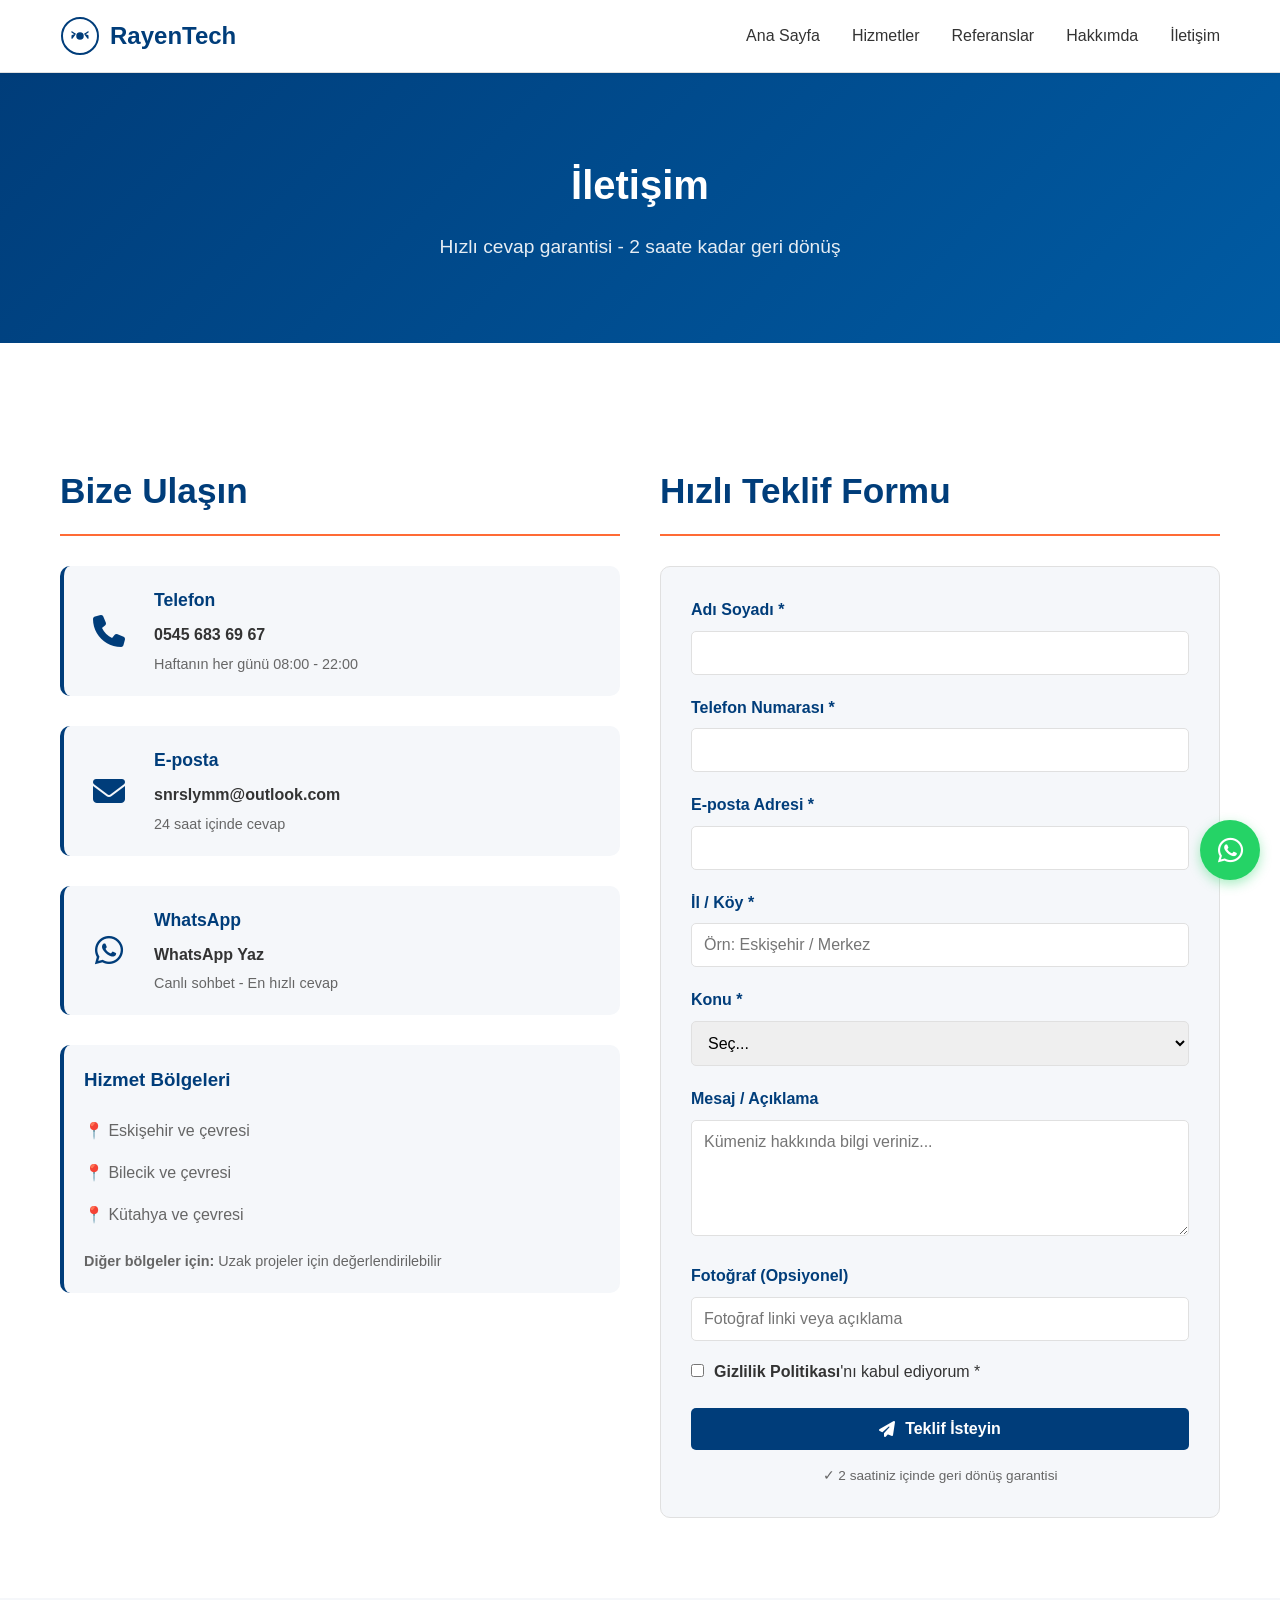
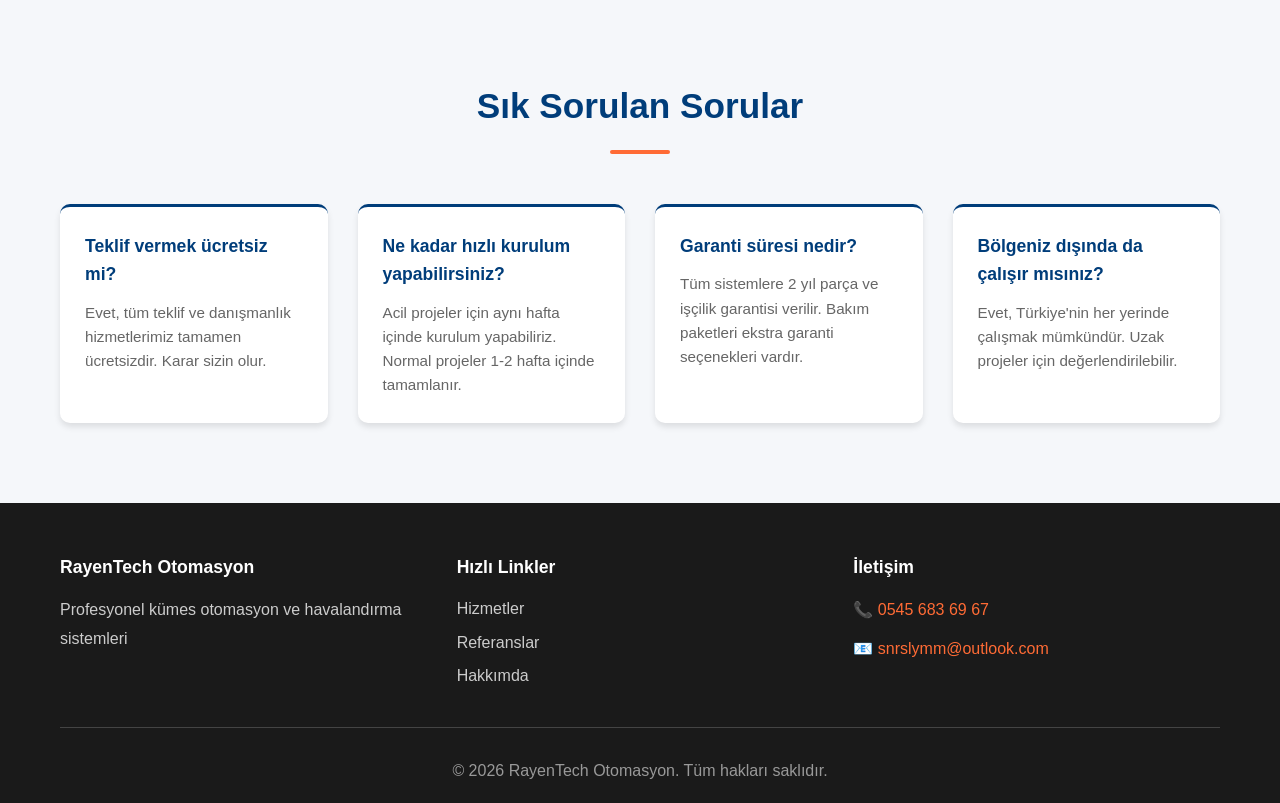
<file: pages/contact.html>
<!DOCTYPE html>
<html lang="tr">
<head>
    <meta charset="UTF-8">
    <meta name="viewport" content="width=device-width, initial-scale=1.0">
    <meta name="description" content="RayenTech Otomasyon - İletişim bilgileri ve teklif formu. Hızlı yanıt garantisi.">
    <meta name="keywords" content="iletişim, teklif, danışmanlık">
    <title>İletişim - RayenTech Otomasyon</title>
    <link rel="canonical" href="https://rayentech-otomasyon.com/pages/contact.html">
    <link rel="stylesheet" href="../css/style.css">
    <link rel="stylesheet" href="https://cdnjs.cloudflare.com/ajax/libs/font-awesome/6.4.0/css/all.min.css">
</head>
<body>
    <!-- Navigation -->
    <nav class="navbar">
        <div class="container">
            <div class="nav-wrapper">
                <div class="logo">
                    <svg width="40" height="40" viewBox="0 0 40 40" fill="none">
                        <circle cx="20" cy="20" r="18" stroke="#003d7a" stroke-width="2" fill="none"/>
                        <g stroke="#003d7a" stroke-width="1.5" fill="none" stroke-linecap="round">
                            <path d="M15 18 L12 20 M15 18 L12 16 M15 18 L12 22"/>
                            <path d="M25 18 L28 20 M25 18 L28 16 M25 18 L28 22"/>
                            <circle cx="20" cy="20" r="3" fill="#003d7a"/>
                        </g>
                    </svg>
                    <span>RayenTech</span>
                </div>
                <ul class="nav-menu">
                    <li><a href="../index.html">Ana Sayfa</a></li>
                    <li><a href="services.html">Hizmetler</a></li>
                    <li><a href="references.html">Referanslar</a></li>
                    <li><a href="about.html">Hakkımda</a></li>
                    <li><a href="contact.html" class="active">İletişim</a></li>
                </ul>
                <div class="hamburger">
                    <span></span>
                    <span></span>
                    <span></span>
                </div>
            </div>
        </div>
    </nav>

    <!-- WhatsApp Button -->
    <a href="https://wa.me/905456836967" class="whatsapp-btn" target="_blank">
        <i class="fab fa-whatsapp"></i>
    </a>

    <!-- Page Header -->
    <section class="page-header">
        <div class="container">
            <h1>İletişim</h1>
            <p>Hızlı cevap garantisi - 2 saate kadar geri dönüş</p>
        </div>
    </section>

    <!-- Contact Content -->
    <section class="contact-section">
        <div class="container">
            <div class="contact-grid">
                <!-- Contact Info -->
                <div class="contact-info-column">
                    <h2>Bize Ulaşın</h2>
                    
                    <div class="contact-method">
                        <div class="method-icon">
                            <i class="fas fa-phone"></i>
                        </div>
                        <div class="method-content">
                            <h3>Telefon</h3>
                            <a href="tel:+905456836967">0545 683 69 67</a>
                            <p>Haftanın her günü 08:00 - 22:00</p>
                        </div>
                    </div>

                    <div class="contact-method">
                        <div class="method-icon">
                            <i class="fas fa-envelope"></i>
                        </div>
                        <div class="method-content">
                            <h3>E-posta</h3>
                            <a href="mailto:snrslymm@outlook.com">snrslymm@outlook.com</a>
                            <p>24 saat içinde cevap</p>
                        </div>
                    </div>

                    <div class="contact-method">
                        <div class="method-icon">
                            <i class="fab fa-whatsapp"></i>
                        </div>
                        <div class="method-content">
                            <h3>WhatsApp</h3>
                            <a href="https://wa.me/905456836967" target="_blank">WhatsApp Yaz</a>
                            <p>Canlı sohbet - En hızlı cevap</p>
                        </div>
                    </div>

                    <div class="service-areas">
                        <h3>Hizmet Bölgeleri</h3>
                        <ul>
                            <li>📍 Eskişehir ve çevresi</li>
                            <li>📍 Bilecik ve çevresi</li>
                            <li>📍 Kütahya ve çevresi</li>
                        </ul>
                        <p style="font-size: 0.9em; margin-top: 15px; color: #666;">
                            <strong>Diğer bölgeler için:</strong> Uzak projeler için değerlendirilebilir
                        </p>
                    </div>
                </div>

                <!-- Contact Form -->
                <div class="contact-form-column">
                    <h2>Hızlı Teklif Formu</h2>
                    <form id="contactForm" action="https://formspree.io/f/myzgzbwk" method="POST" class="contact-form">
                        <div class="form-group">
                            <label for="name">Adı Soyadı *</label>
                            <input type="text" id="name" name="name" required>
                        </div>

                        <div class="form-group">
                            <label for="phone">Telefon Numarası *</label>
                            <input type="tel" id="phone" name="phone" required>
                        </div>

                        <div class="form-group">
                            <label for="email">E-posta Adresi *</label>
                            <input type="email" id="email" name="email" required>
                        </div>

                        <div class="form-group">
                            <label for="location">İl / Köy *</label>
                            <input type="text" id="location" name="location" placeholder="Örn: Eskişehir / Merkez" required>
                        </div>

                        <div class="form-group">
                            <label for="subject">Konu *</label>
                            <select id="subject" name="subject" required>
                                <option value="">Seç...</option>
                                <option value="Otomasyon Panosu">Otomasyon Panosu</option>
                                <option value="Fan & Havalandırma">Fan & Havalandırma</option>
                                <option value="PLC HMI Sistemi">PLC HMI Sistemi</option>
                                <option value="Kurulum & Devreye Alma">Kurulum & Devreye Alma</option>
                                <option value="Arıza & Bakım">Arıza & Bakım</option>
                                <option value="Danışmanlık">Danışmanlık</option>
                                <option value="Diğer">Diğer</option>
                            </select>
                        </div>

                        <div class="form-group">
                            <label for="message">Mesaj / Açıklama</label>
                            <textarea id="message" name="message" rows="5" placeholder="Kümeniz hakkında bilgi veriniz..."></textarea>
                        </div>

                        <div class="form-group">
                            <label for="files">Fotoğraf (Opsiyonel)</label>
                            <input type="text" id="files" name="files" placeholder="Fotoğraf linki veya açıklama">
                        </div>

                        <div class="checkbox-group">
                            <input type="checkbox" id="privacy" name="privacy" required>
                            <label for="privacy">
                                <strong>Gizlilik Politikası</strong>'nı kabul ediyorum *
                            </label>
                        </div>

                        <button type="submit" class="btn btn-primary btn-full">
                            <i class="fas fa-paper-plane"></i> Teklif İsteyin
                        </button>

                        <p style="font-size: 0.85em; color: #666; margin-top: 15px; text-align: center;">
                            ✓ 2 saatiniz içinde geri dönüş garantisi
                        </p>
                    </form>
                </div>
            </div>
        </div>
    </section>

    <!-- FAQ Section -->
    <section class="faq-section">
        <div class="container">
            <h2>Sık Sorulan Sorular</h2>
            <div class="faq-grid">
                <div class="faq-item">
                    <h3>Teklif vermek ücretsiz mi?</h3>
                    <p>Evet, tüm teklif ve danışmanlık hizmetlerimiz tamamen ücretsizdir. Karar sizin olur.</p>
                </div>
                <div class="faq-item">
                    <h3>Ne kadar hızlı kurulum yapabilirsiniz?</h3>
                    <p>Acil projeler için aynı hafta içinde kurulum yapabiliriz. Normal projeler 1-2 hafta içinde tamamlanır.</p>
                </div>
                <div class="faq-item">
                    <h3>Garanti süresi nedir?</h3>
                    <p>Tüm sistemlere 2 yıl parça ve işçilik garantisi verilir. Bakım paketleri ekstra garanti seçenekleri vardır.</p>
                </div>
                <div class="faq-item">
                    <h3>Bölgeniz dışında da çalışır mısınız?</h3>
                    <p>Evet, Türkiye'nin her yerinde çalışmak mümkündür. Uzak projeler için değerlendirilebilir.</p>
                </div>
            </div>
        </div>
    </section>

    <!-- Footer -->
    <footer class="footer">
        <div class="container">
            <div class="footer-content">
                <div class="footer-section">
                    <h4>RayenTech Otomasyon</h4>
                    <p>Profesyonel kümes otomasyon ve havalandırma sistemleri</p>
                </div>
                <div class="footer-section">
                    <h4>Hızlı Linkler</h4>
                    <ul>
                        <li><a href="services.html">Hizmetler</a></li>
                        <li><a href="references.html">Referanslar</a></li>
                        <li><a href="about.html">Hakkımda</a></li>
                    </ul>
                </div>
                <div class="footer-section">
                    <h4>İletişim</h4>
                    <p>📞 <a href="tel:+905456836967">0545 683 69 67</a></p>
                    <p>📧 <a href="mailto:snrslymm@outlook.com">snrslymm@outlook.com</a></p>
                </div>
            </div>
            <div class="footer-bottom">
                <p>&copy; 2026 RayenTech Otomasyon. Tüm hakları saklıdır.</p>
            </div>
        </div>
    </footer>

    <script src="../js/script.js"></script>
    <script>
        // Form submission message
        document.getElementById('contactForm').addEventListener('submit', function(e) {
            e.preventDefault();
            alert('✓ Mesajınız gönderildi! 2 saatinız içinde geri dönüş yapacağız.');
            this.reset();
        });
    </script>
</body>
</html>
</file>
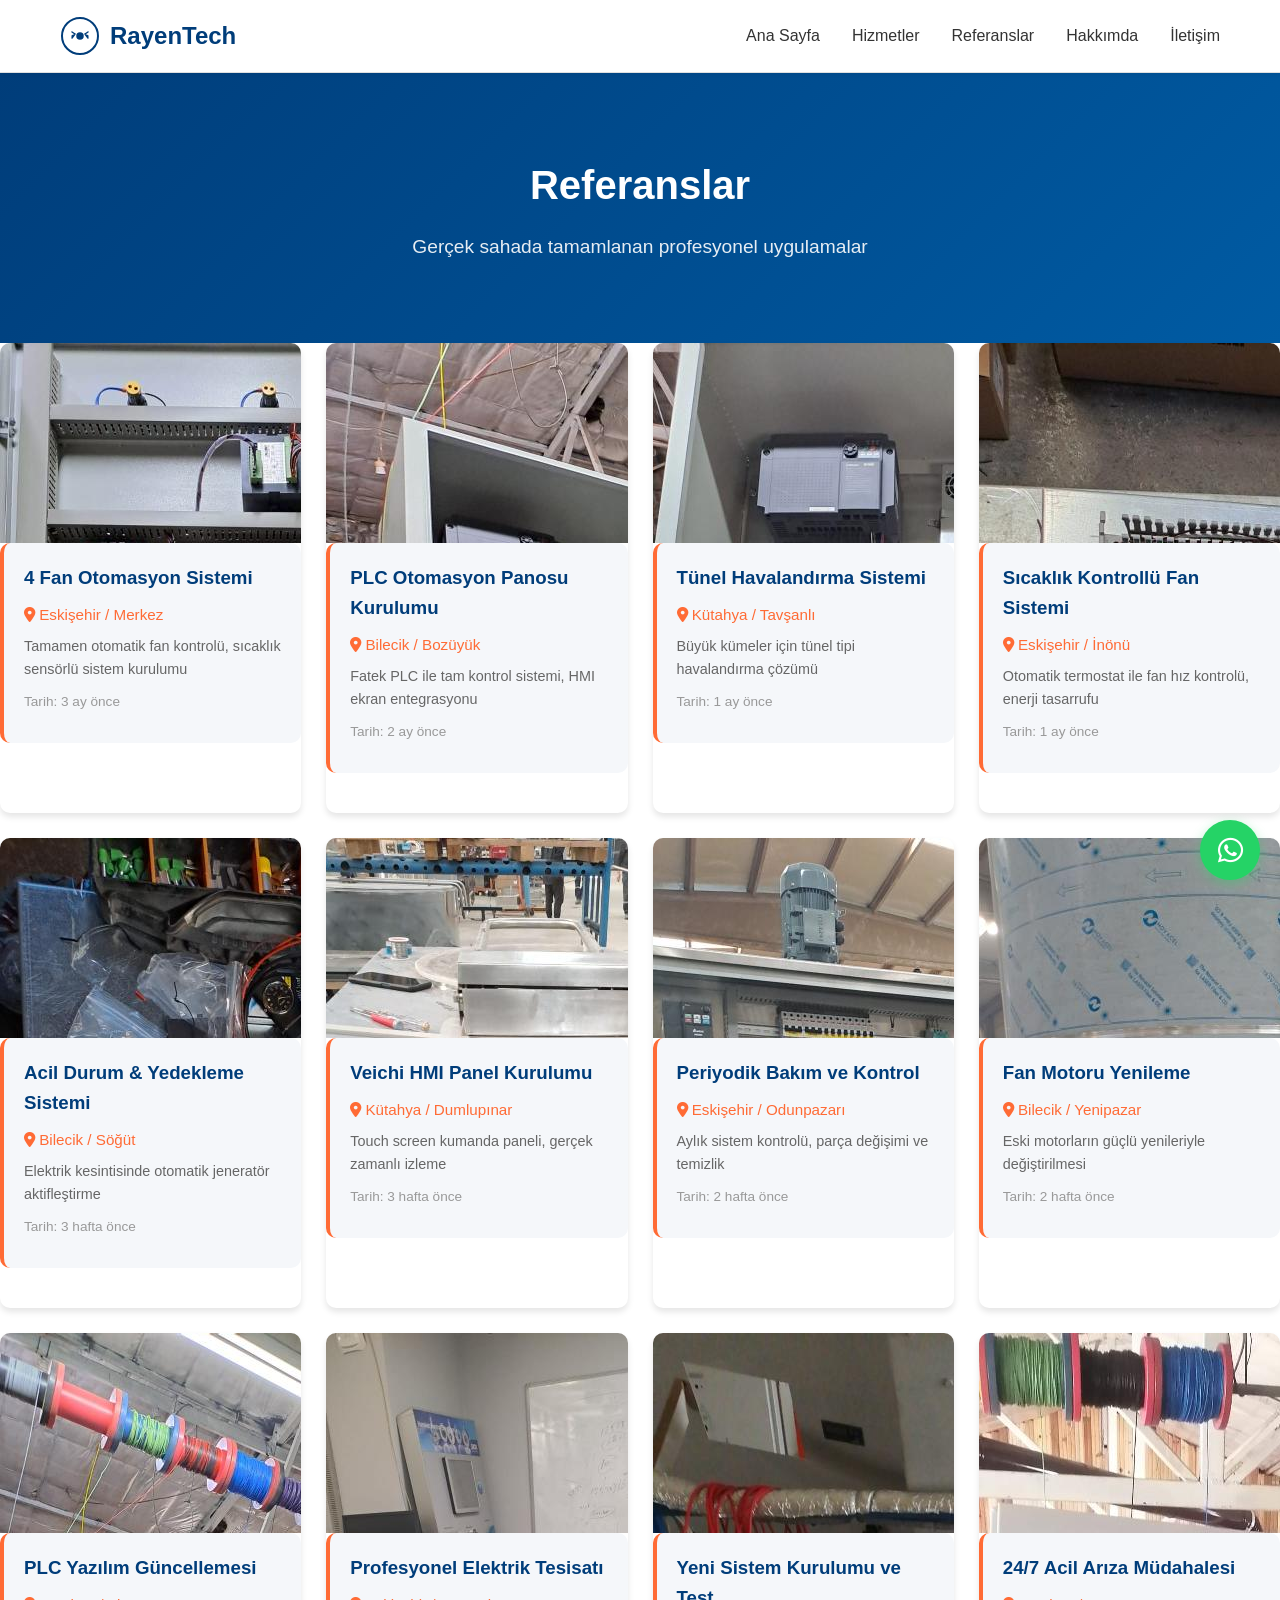
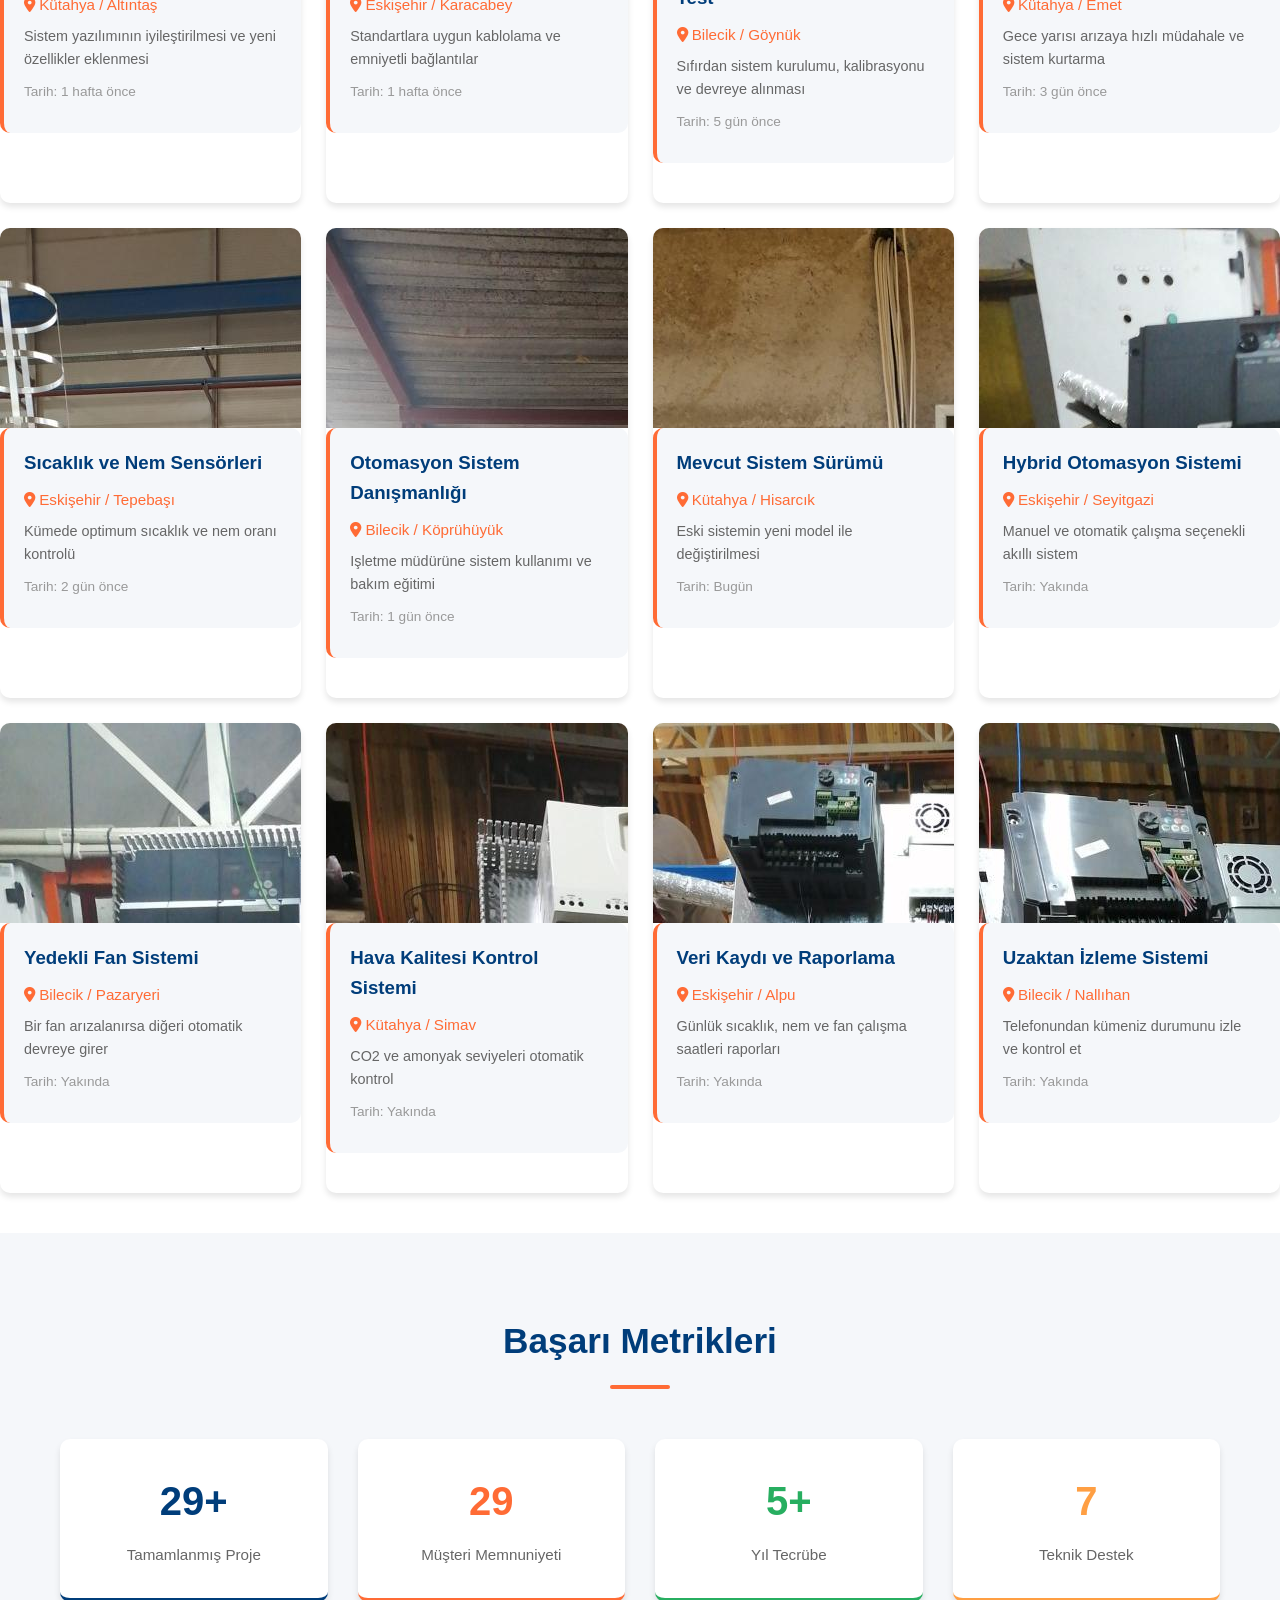
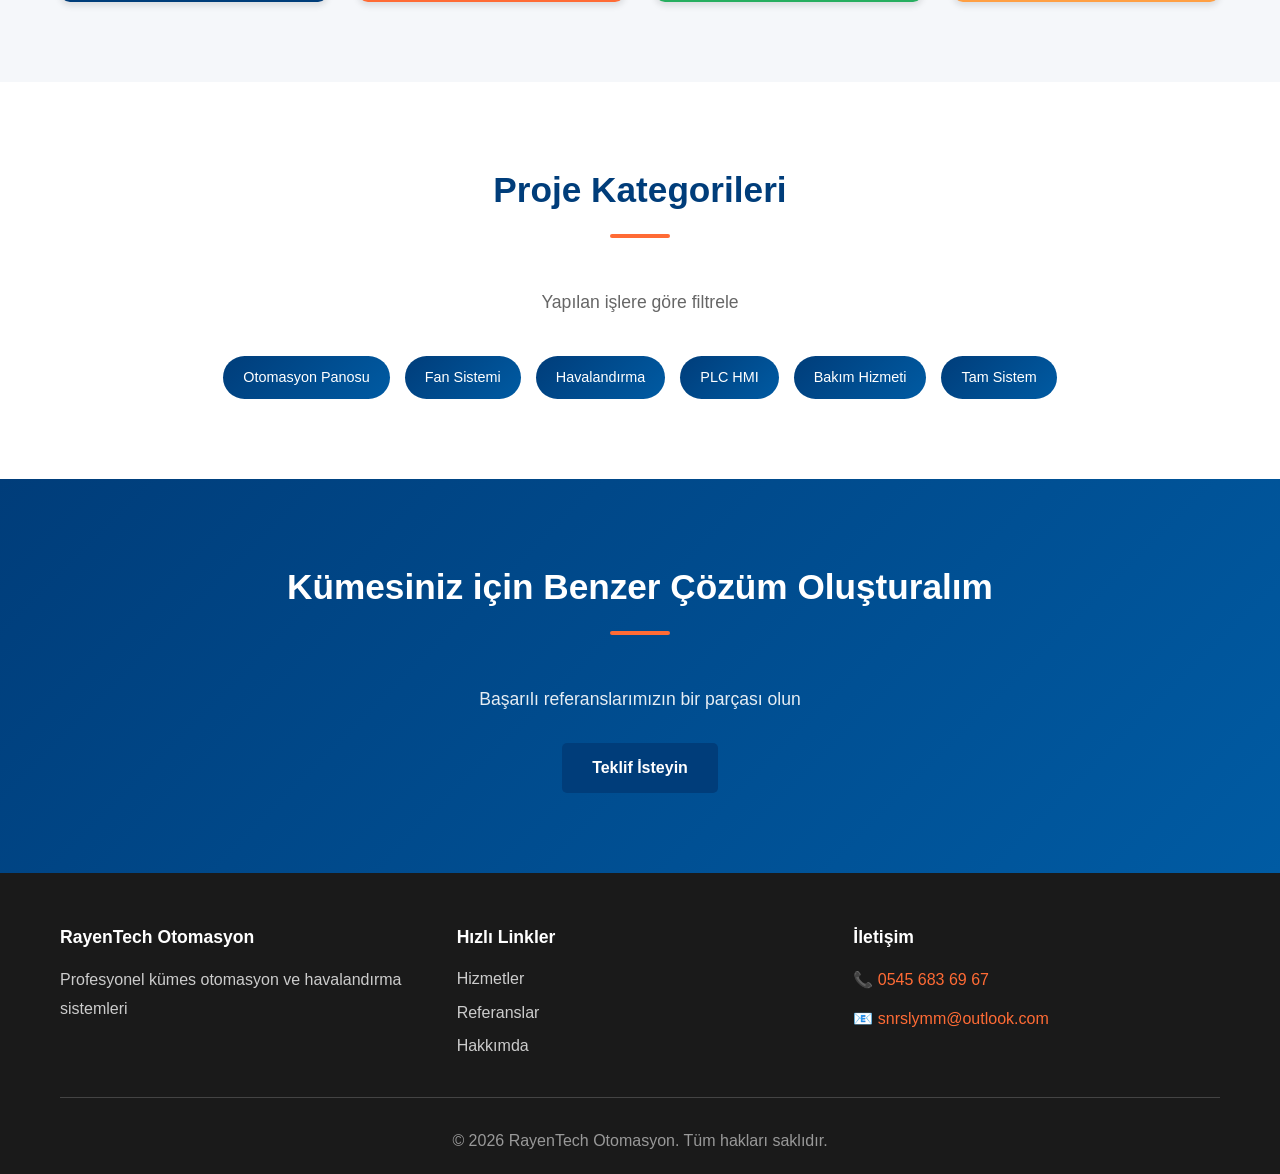
<file: pages/references.html>
<!DOCTYPE html>
<html lang="tr">
<head>
    <meta charset="UTF-8">
    <meta name="viewport" content="width=device-width, initial-scale=1.0">
    <meta name="description" content="RayenTech Otomasyon referansları - Tamamlanmış proje örnekleri ve saha fotoğrafları.">
    <meta name="keywords" content="otomasyon projeleri, saha uygulamaları, referans projeler">
    <title>Referanslar - RayenTech Otomasyon</title>
    <link rel="canonical" href="https://rayentech-otomasyon.com/pages/references.html">
    <link rel="stylesheet" href="../css/style.css">
    <link rel="stylesheet" href="https://cdnjs.cloudflare.com/ajax/libs/font-awesome/6.4.0/css/all.min.css">
</head>
<body>
    <!-- Navigation -->
    <nav class="navbar">
        <div class="container">
            <div class="nav-wrapper">
                <div class="logo">
                    <svg width="40" height="40" viewBox="0 0 40 40" fill="none">
                        <circle cx="20" cy="20" r="18" stroke="#003d7a" stroke-width="2" fill="none"/>
                        <g stroke="#003d7a" stroke-width="1.5" fill="none" stroke-linecap="round">
                            <path d="M15 18 L12 20 M15 18 L12 16 M15 18 L12 22"/>
                            <path d="M25 18 L28 20 M25 18 L28 16 M25 18 L28 22"/>
                            <circle cx="20" cy="20" r="3" fill="#003d7a"/>
                        </g>
                    </svg>
                    <span>RayenTech</span>
                </div>
                <ul class="nav-menu">
                    <li><a href="../index.html">Ana Sayfa</a></li>
                    <li><a href="services.html">Hizmetler</a></li>
                    <li><a href="references.html" class="active">Referanslar</a></li>
                    <li><a href="about.html">Hakkımda</a></li>
                    <li><a href="contact.html">İletişim</a></li>
                </ul>
                <div class="hamburger">
                    <span></span>
                    <span></span>
                    <span></span>
                </div>
            </div>
        </div>
    </nav>

    <!-- WhatsApp Button -->
    <a href="https://wa.me/905456836967" class="whatsapp-btn" target="_blank">
        <i class="fab fa-whatsapp"></i>
    </a>

    <!-- Page Header -->
    <section class="page-header">
        <div class="container">
            <h1>Referanslar</h1>
            <p>Gerçek sahada tamamlanan profesyonel uygulamalar</p>
        </div>
    </section>

    <!-- References Grid -->
    <div class="references-grid">
    <!-- PROJE 1 -->
    <div class="reference-card">
        <div class="reference-image">
            <img src="../img/referanslar/proje-1.jpg" alt="Eskişehir - 4 Fan Otomasyon Sistemi" loading="lazy">
        </div>
        <div class="reference-info">
            <h3>4 Fan Otomasyon Sistemi</h3>
            <p class="location"><i class="fas fa-map-marker-alt"></i> Eskişehir / Merkez</p>
            <p class="description">Tamamen otomatik fan kontrolü, sıcaklık sensörlü sistem kurulumu</p>
            <p class="date">Tarih: 3 ay önce</p>
        </div>
    </div>

    <!-- PROJE 2 -->
    <div class="reference-card">
        <div class="reference-image">
            <img src="../img/referanslar/proje-2.jpg" alt="Bilecik - PLC Otomasyon Panosu" loading="lazy">
        </div>
        <div class="reference-info">
            <h3>PLC Otomasyon Panosu Kurulumu</h3>
            <p class="location"><i class="fas fa-map-marker-alt"></i> Bilecik / Bozüyük</p>
            <p class="description">Fatek PLC ile tam kontrol sistemi, HMI ekran entegrasyonu</p>
            <p class="date">Tarih: 2 ay önce</p>
        </div>
    </div>

    <!-- PROJE 3 -->
    <div class="reference-card">
        <div class="reference-image">
            <img src="../img/referanslar/proje-3.jpg" alt="Kütahya - Tünel Havalandırma" loading="lazy">
        </div>
        <div class="reference-info">
            <h3>Tünel Havalandırma Sistemi</h3>
            <p class="location"><i class="fas fa-map-marker-alt"></i> Kütahya / Tavşanlı</p>
            <p class="description">Büyük kümeler için tünel tipi havalandırma çözümü</p>
            <p class="date">Tarih: 1 ay önce</p>
        </div>
    </div>

    <!-- PROJE 4 -->
    <div class="reference-card">
        <div class="reference-image">
            <img src="../img/referanslar/proje-4.jpg" alt="Eskişehir - Sıcaklık Kontrollü Fanlar" loading="lazy">
        </div>
        <div class="reference-info">
            <h3>Sıcaklık Kontrollü Fan Sistemi</h3>
            <p class="location"><i class="fas fa-map-marker-alt"></i> Eskişehir / İnönü</p>
            <p class="description">Otomatik termostat ile fan hız kontrolü, enerji tasarrufu</p>
            <p class="date">Tarih: 1 ay önce</p>
        </div>
    </div>

    <!-- PROJE 5 -->
    <div class="reference-card">
        <div class="reference-image">
            <img src="../img/referanslar/proje-5.jpg" alt="Bilecik - Acil Durum Sistemi" loading="lazy">
        </div>
        <div class="reference-info">
            <h3>Acil Durum & Yedekleme Sistemi</h3>
            <p class="location"><i class="fas fa-map-marker-alt"></i> Bilecik / Söğüt</p>
            <p class="description">Elektrik kesintisinde otomatik jeneratör aktifleştirme</p>
            <p class="date">Tarih: 3 hafta önce</p>
        </div>
    </div>

    <!-- PROJE 6 -->
    <div class="reference-card">
        <div class="reference-image">
            <img src="../img/referanslar/proje-6.jpg" alt="Kütahya - HMI Panel Entegrasyonu" loading="lazy">
        </div>
        <div class="reference-info">
            <h3>Veichi HMI Panel Kurulumu</h3>
            <p class="location"><i class="fas fa-map-marker-alt"></i> Kütahya / Dumlupınar</p>
            <p class="description">Touch screen kumanda paneli, gerçek zamanlı izleme</p>
            <p class="date">Tarih: 3 hafta önce</p>
        </div>
    </div>

    <!-- PROJE 7 -->
    <div class="reference-card">
        <div class="reference-image">
            <img src="../img/referanslar/proje-7.jpg" alt="Eskişehir - Periyodik Bakım" loading="lazy">
        </div>
        <div class="reference-info">
            <h3>Periyodik Bakım ve Kontrol</h3>
            <p class="location"><i class="fas fa-map-marker-alt"></i> Eskişehir / Odunpazarı</p>
            <p class="description">Aylık sistem kontrolü, parça değişimi ve temizlik</p>
            <p class="date">Tarih: 2 hafta önce</p>
        </div>
    </div>

    <!-- PROJE 8 -->
    <div class="reference-card">
        <div class="reference-image">
            <img src="../img/referanslar/proje-8.jpg" alt="Bilecik - Fan Motoru Değişimi" loading="lazy">
        </div>
        <div class="reference-info">
            <h3>Fan Motoru Yenileme</h3>
            <p class="location"><i class="fas fa-map-marker-alt"></i> Bilecik / Yenipazar</p>
            <p class="description">Eski motorların güçlü yenileriyle değiştirilmesi</p>
            <p class="date">Tarih: 2 hafta önce</p>
        </div>
    </div>

    <!-- PROJE 9 -->
    <div class="reference-card">
        <div class="reference-image">
            <img src="../img/referanslar/proje-9.jpg" alt="Kütahya - Yazılım Güncellemesi" loading="lazy">
        </div>
        <div class="reference-info">
            <h3>PLC Yazılım Güncellemesi</h3>
            <p class="location"><i class="fas fa-map-marker-alt"></i> Kütahya / Altıntaş</p>
            <p class="description">Sistem yazılımının iyileştirilmesi ve yeni özellikler eklenmesi</p>
            <p class="date">Tarih: 1 hafta önce</p>
        </div>
    </div>

    <!-- PROJE 10 -->
    <div class="reference-card">
        <div class="reference-image">
            <img src="../img/referanslar/proje-10.jpg" alt="Eskişehir - Elektrik Tesisatı" loading="lazy">
        </div>
        <div class="reference-info">
            <h3>Profesyonel Elektrik Tesisatı</h3>
            <p class="location"><i class="fas fa-map-marker-alt"></i> Eskişehir / Karacabey</p>
            <p class="description">Standartlara uygun kablolama ve emniyetli bağlantılar</p>
            <p class="date">Tarih: 1 hafta önce</p>
        </div>
    </div>

    <!-- PROJE 11 -->
    <div class="reference-card">
        <div class="reference-image">
            <img src="../img/referanslar/proje-11.jpg" alt="Bilecik - Yeni Sistem Devreye Alma" loading="lazy">
        </div>
        <div class="reference-info">
            <h3>Yeni Sistem Kurulumu ve Test</h3>
            <p class="location"><i class="fas fa-map-marker-alt"></i> Bilecik / Göynük</p>
            <p class="description">Sıfırdan sistem kurulumu, kalibrasyonu ve devreye alınması</p>
            <p class="date">Tarih: 5 gün önce</p>
        </div>
    </div>

    <!-- PROJE 12 -->
    <div class="reference-card">
        <div class="reference-image">
            <img src="../img/referanslar/proje-12.jpg" alt="Kütahya - Acil Arıza Müdahalesi" loading="lazy">
        </div>
        <div class="reference-info">
            <h3>24/7 Acil Arıza Müdahalesi</h3>
            <p class="location"><i class="fas fa-map-marker-alt"></i> Kütahya / Emet</p>
            <p class="description">Gece yarısı arızaya hızlı müdahale ve sistem kurtarma</p>
            <p class="date">Tarih: 3 gün önce</p>
        </div>
    </div>

    <!-- PROJE 13 -->
    <div class="reference-card">
        <div class="reference-image">
            <img src="../img/referanslar/proje-13.jpg" alt="Eskişehir - Sensör Kurulumu" loading="lazy">
        </div>
        <div class="reference-info">
            <h3>Sıcaklık ve Nem Sensörleri</h3>
            <p class="location"><i class="fas fa-map-marker-alt"></i> Eskişehir / Tepebaşı</p>
            <p class="description">Kümede optimum sıcaklık ve nem oranı kontrolü</p>
            <p class="date">Tarih: 2 gün önce</p>
        </div>
    </div>

    <!-- PROJE 14 -->
    <div class="reference-card">
        <div class="reference-image">
            <img src="../img/referanslar/proje-14.jpg" alt="Bilecik - Danışmanlık Hizmeti" loading="lazy">
        </div>
        <div class="reference-info">
            <h3>Otomasyon Sistem Danışmanlığı</h3>
            <p class="location"><i class="fas fa-map-marker-alt"></i> Bilecik / Köprühüyük</p>
            <p class="description">Işletme müdürüne sistem kullanımı ve bakım eğitimi</p>
            <p class="date">Tarih: 1 gün önce</p>
        </div>
    </div>

    <!-- PROJE 15 -->
    <div class="reference-card">
        <div class="reference-image">
            <img src="../img/referanslar/proje-15.jpg" alt="Kütahya - Sistem Sürümü" loading="lazy">
        </div>
        <div class="reference-info">
            <h3>Mevcut Sistem Sürümü</h3>
            <p class="location"><i class="fas fa-map-marker-alt"></i> Kütahya / Hisarcık</p>
            <p class="description">Eski sistemin yeni model ile değiştirilmesi</p>
            <p class="date">Tarih: Bugün</p>
        </div>
    </div>

    <!-- PROJE 16 -->
    <div class="reference-card">
        <div class="reference-image">
            <img src="../img/referanslar/proje-16.jpg" alt="Eskişehir - Hybrid Sistem" loading="lazy">
        </div>
        <div class="reference-info">
            <h3>Hybrid Otomasyon Sistemi</h3>
            <p class="location"><i class="fas fa-map-marker-alt"></i> Eskişehir / Seyitgazi</p>
            <p class="description">Manuel ve otomatik çalışma seçenekli akıllı sistem</p>
            <p class="date">Tarih: Yakında</p>
        </div>
    </div>

    <!-- PROJE 17 -->
    <div class="reference-card">
        <div class="reference-image">
            <img src="../img/referanslar/proje-17.jpg" alt="Bilecik - Yedek Sistem" loading="lazy">
        </div>
        <div class="reference-info">
            <h3>Yedekli Fan Sistemi</h3>
            <p class="location"><i class="fas fa-map-marker-alt"></i> Bilecik / Pazaryeri</p>
            <p class="description">Bir fan arızalanırsa diğeri otomatik devreye girer</p>
            <p class="date">Tarih: Yakında</p>
        </div>
    </div>

    <!-- PROJE 18 -->
    <div class="reference-card">
        <div class="reference-image">
            <img src="../img/referanslar/proje-18.jpg" alt="Kütahya - Hava Kalitesi" loading="lazy">
        </div>
        <div class="reference-info">
            <h3>Hava Kalitesi Kontrol Sistemi</h3>
            <p class="location"><i class="fas fa-map-marker-alt"></i> Kütahya / Simav</p>
            <p class="description">CO2 ve amonyak seviyeleri otomatik kontrol</p>
            <p class="date">Tarih: Yakında</p>
        </div>
    </div>

    <!-- PROJE 19 -->
    <div class="reference-card">
        <div class="reference-image">
            <img src="../img/referanslar/proje-19.jpg" alt="Eskişehir - İçerik Veri Kaydı" loading="lazy">
        </div>
        <div class="reference-info">
            <h3>Veri Kaydı ve Raporlama</h3>
            <p class="location"><i class="fas fa-map-marker-alt"></i> Eskişehir / Alpu</p>
            <p class="description">Günlük sıcaklık, nem ve fan çalışma saatleri raporları</p>
            <p class="date">Tarih: Yakında</p>
        </div>
    </div>

    <!-- PROJE 20 -->
    <div class="reference-card">
        <div class="reference-image">
            <img src="../img/referanslar/proje-20.jpg" alt="Bilecik - Uzaktan Kontrol" loading="lazy">
        </div>
        <div class="reference-info">
            <h3>Uzaktan İzleme Sistemi</h3>
            <p class="location"><i class="fas fa-map-marker-alt"></i> Bilecik / Nallıhan</p>
            <p class="description">Telefonundan kümeniz durumunu izle ve kontrol et</p>
            <p class="date">Tarih: Yakında</p>
        </div>
    </div>
</div>

    <!-- Reference Stats -->
    <section class="reference-stats">
        <div class="container">
            <h2>Başarı Metrikleri</h2>
            <div class="stats-grid">
                <div class="stat-box">
                    <div class="stat-number">100+</div>
                    <p>Tamamlanmış Proje</p>
                </div>
                <div class="stat-box">
                    <div class="stat-number">98%</div>
                    <p>Müşteri Memnuniyeti</p>
                </div>
                <div class="stat-box">
                    <div class="stat-number">15+</div>
                    <p>Yıl Tecrübe</p>
                </div>
                <div class="stat-box">
                    <div class="stat-number">24/7</div>
                    <p>Teknik Destek</p>
                </div>
            </div>
        </div>
    </section>

    <!-- Category Filter -->
    <section class="reference-categories">
        <div class="container">
            <h2>Proje Kategorileri</h2>
            <p class="section-subtitle">Yapılan işlere göre filtrele</p>
            <div class="category-tags">
                <span class="tag">Otomasyon Panosu</span>
                <span class="tag">Fan Sistemi</span>
                <span class="tag">Havalandırma</span>
                <span class="tag">PLC HMI</span>
                <span class="tag">Bakım Hizmeti</span>
                <span class="tag">Tam Sistem</span>
            </div>
        </div>
    </section>

    <!-- CTA -->
    <section class="cta">
        <div class="container">
            <h2>Kümesiniz için Benzer Çözüm Oluşturalım</h2>
            <p>Başarılı referanslarımızın bir parçası olun</p>
            <a href="contact.html" class="btn btn-primary">Teklif İsteyin</a>
        </div>
    </section>

    <!-- Footer -->
    <footer class="footer">
        <div class="container">
            <div class="footer-content">
                <div class="footer-section">
                    <h4>RayenTech Otomasyon</h4>
                    <p>Profesyonel kümes otomasyon ve havalandırma sistemleri</p>
                </div>
                <div class="footer-section">
                    <h4>Hızlı Linkler</h4>
                    <ul>
                        <li><a href="services.html">Hizmetler</a></li>
                        <li><a href="references.html">Referanslar</a></li>
                        <li><a href="about.html">Hakkımda</a></li>
                    </ul>
                </div>
                <div class="footer-section">
                    <h4>İletişim</h4>
                    <p>📞 <a href="tel:+905456836967">0545 683 69 67</a></p>
                    <p>📧 <a href="mailto:snrslymm@outlook.com">snrslymm@outlook.com</a></p>
                </div>
            </div>
            <div class="footer-bottom">
                <p>&copy; 2026 RayenTech Otomasyon. Tüm hakları saklıdır.</p>
            </div>
        </div>
    </footer>

    <script src="../js/script.js"></script>
    <script>
        // Referans kartlarını dinamik olarak oluştur
        // Fotoğraflar img/referanslar/ klasörüne eklendiğinde otomatik yüklenecek
        document.addEventListener('DOMContentLoaded', function() {
            // Placeholder template
            const referenceTemplate = (number) => `
                <div class="reference-card">
                    <div class="reference-image">
                        <div class="placeholder-image">
                            <i class="fas fa-image"></i>
                            <p>Proje ${number}</p>
                        </div>
                    </div>
                    <div class="reference-info">
                        <h3>Proje Adı</h3>
                        <p class="location">
                            <i class="fas fa-map-marker-alt"></i> İl / Köy
                        </p>
                        <p class="description">Yapılan işler</p>
                        <p class="date">Tarih: Aylar önce</p>
                    </div>
                </div>
            `;
        });
    </script>
</body>
</html>
</file>
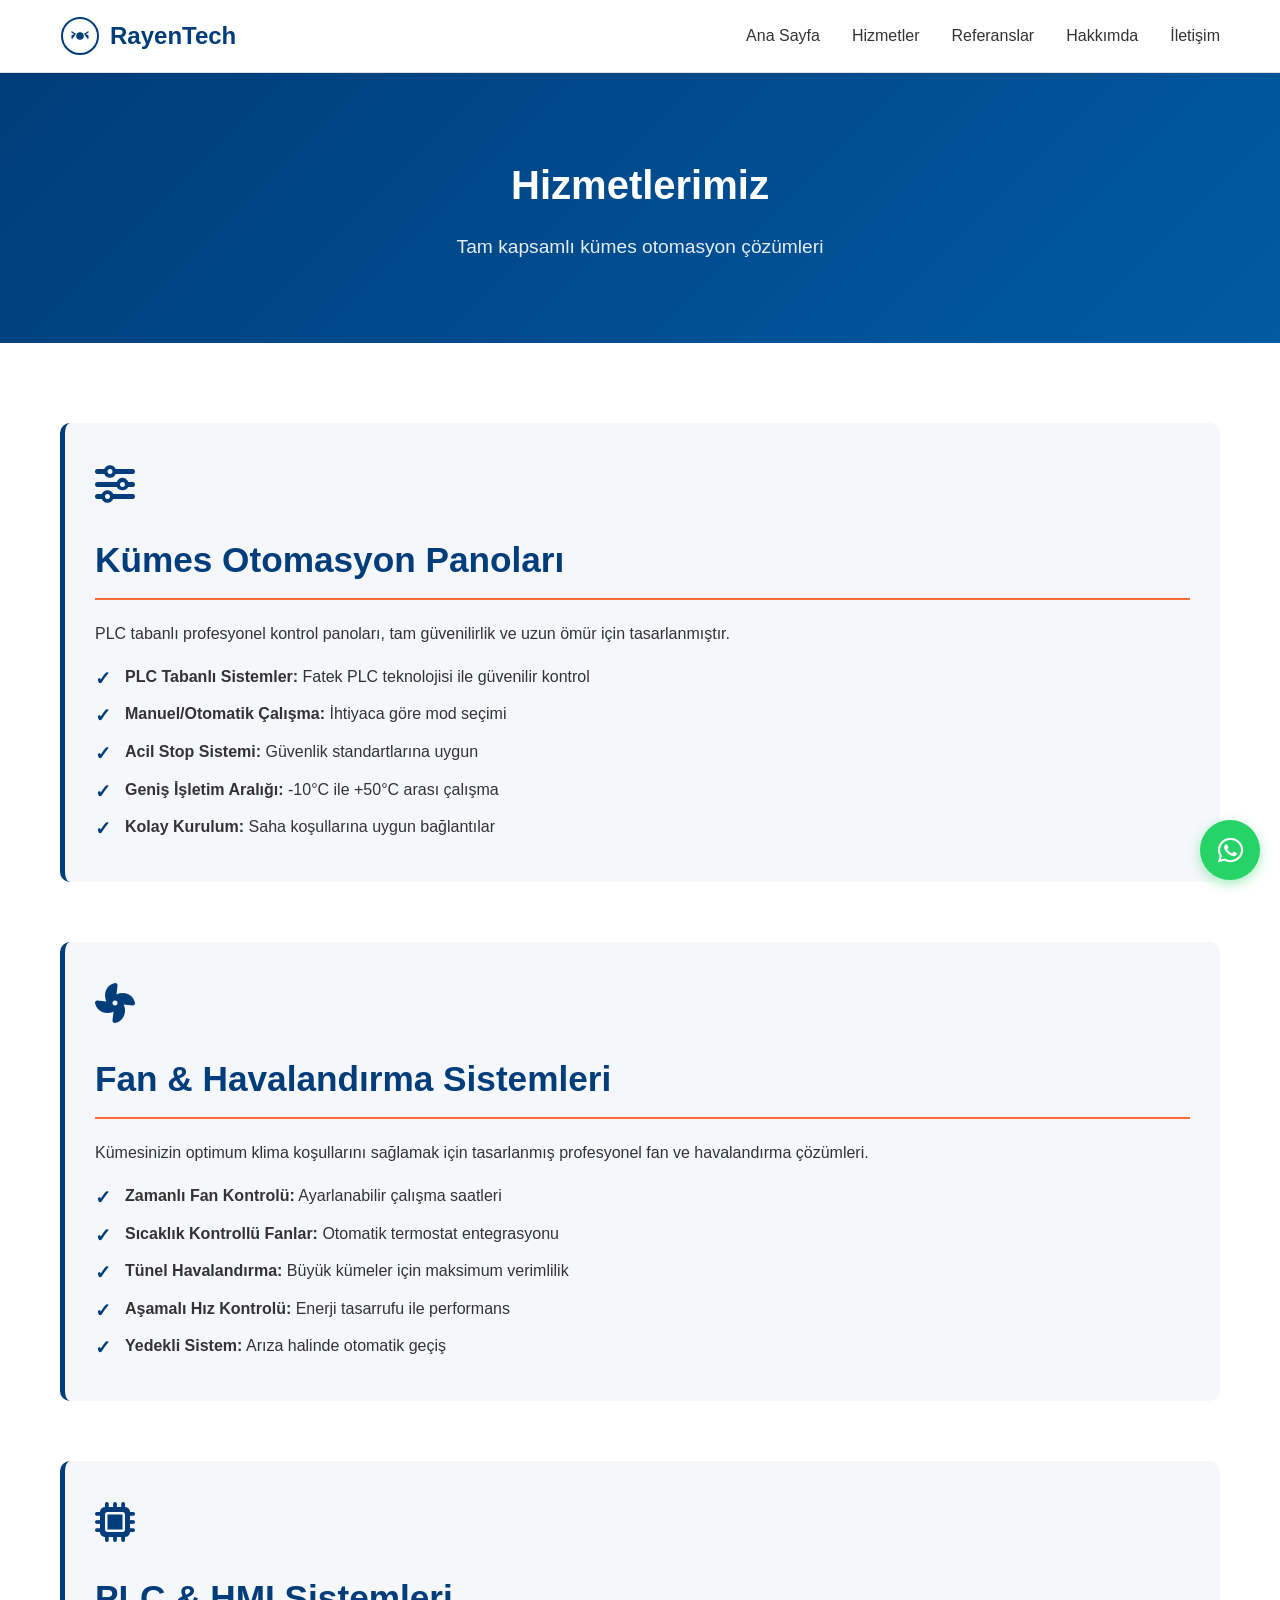
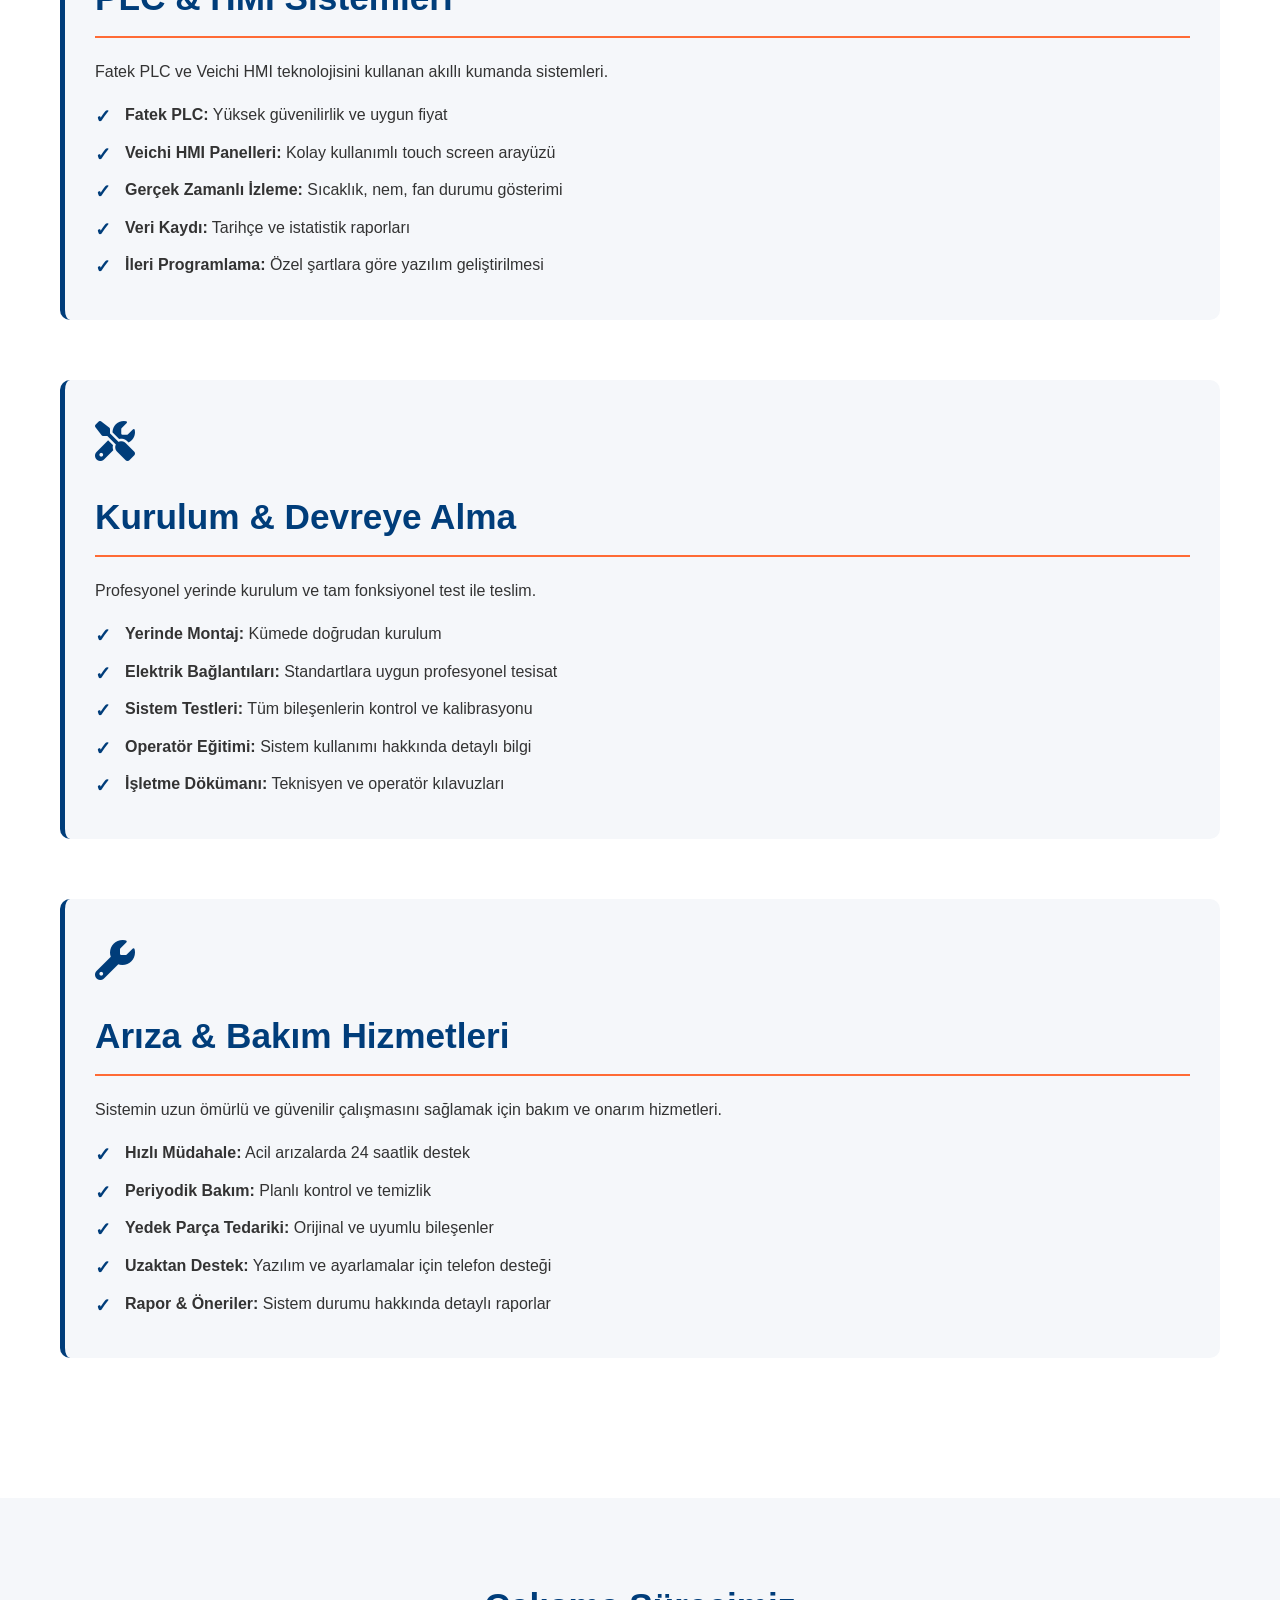
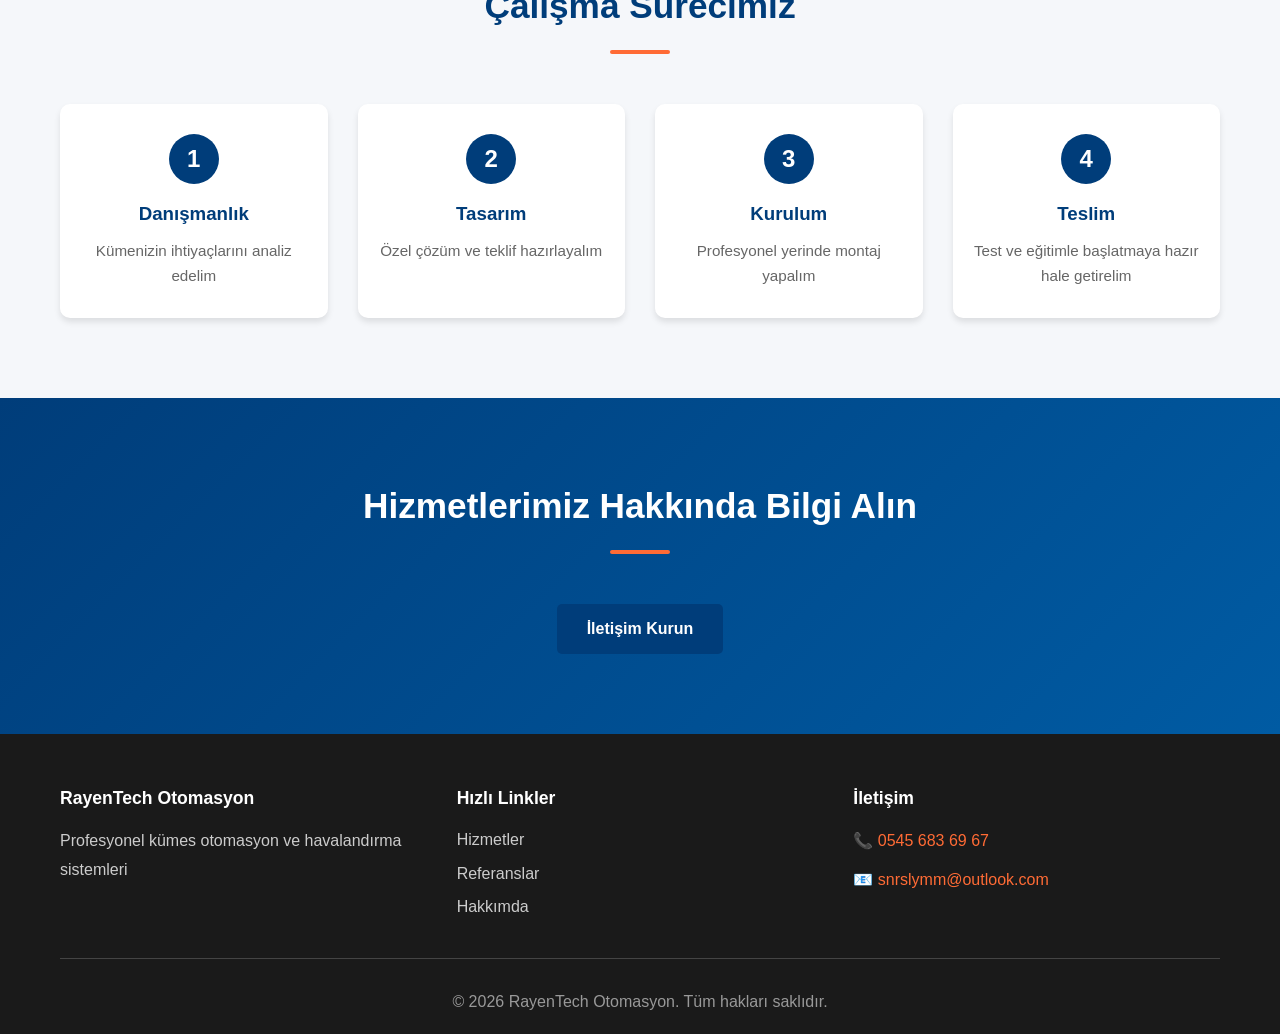
<file: pages/services.html>
<!DOCTYPE html>
<html lang="tr">
<head>
    <meta charset="UTF-8">
    <meta name="viewport" content="width=device-width, initial-scale=1.0">
    <meta name="description" content="RayenTech Otomasyon hizmetleri: Kümes otomasyon panoları, fan kontrol, PLC sistemleri, kurulum ve bakım.">
    <meta name="keywords" content="otomasyon panoları, fan kontrol, PLC HMI, kümes havalandırması, kurulum bakım">
    <title>Hizmetler - RayenTech Otomasyon</title>
    <link rel="canonical" href="https://rayentech-otomasyon.com/pages/services.html">
    <link rel="stylesheet" href="../css/style.css">
    <link rel="stylesheet" href="https://cdnjs.cloudflare.com/ajax/libs/font-awesome/6.4.0/css/all.min.css">
</head>
<body>
    <!-- Navigation -->
    <nav class="navbar">
        <div class="container">
            <div class="nav-wrapper">
                <div class="logo">
                    <svg width="40" height="40" viewBox="0 0 40 40" fill="none">
                        <circle cx="20" cy="20" r="18" stroke="#003d7a" stroke-width="2" fill="none"/>
                        <g stroke="#003d7a" stroke-width="1.5" fill="none" stroke-linecap="round">
                            <path d="M15 18 L12 20 M15 18 L12 16 M15 18 L12 22"/>
                            <path d="M25 18 L28 20 M25 18 L28 16 M25 18 L28 22"/>
                            <circle cx="20" cy="20" r="3" fill="#003d7a"/>
                        </g>
                    </svg>
                    <span>RayenTech</span>
                </div>
                <ul class="nav-menu">
                    <li><a href="../index.html">Ana Sayfa</a></li>
                    <li><a href="services.html" class="active">Hizmetler</a></li>
                    <li><a href="references.html">Referanslar</a></li>
                    <li><a href="about.html">Hakkımda</a></li>
                    <li><a href="contact.html">İletişim</a></li>
                </ul>
                <div class="hamburger">
                    <span></span>
                    <span></span>
                    <span></span>
                </div>
            </div>
        </div>
    </nav>

    <!-- WhatsApp Button -->
    <a href="https://wa.me/905456836967" class="whatsapp-btn" target="_blank">
        <i class="fab fa-whatsapp"></i>
    </a>

    <!-- Page Header -->
    <section class="page-header">
        <div class="container">
            <h1>Hizmetlerimiz</h1>
            <p>Tam kapsamlı kümes otomasyon çözümleri</p>
        </div>
    </section>

    <!-- Services Detail -->
    <section class="services-detail">
        <div class="container">
            <div class="service-detail-item">
                <div class="service-detail-icon">
                    <i class="fas fa-sliders-h"></i>
                </div>
                <h2>Kümes Otomasyon Panoları</h2>
                <div class="service-detail-content">
                    <p>PLC tabanlı profesyonel kontrol panoları, tam güvenilirlik ve uzun ömür için tasarlanmıştır.</p>
                    <ul>
                        <li><strong>PLC Tabanlı Sistemler:</strong> Fatek PLC teknolojisi ile güvenilir kontrol</li>
                        <li><strong>Manuel/Otomatik Çalışma:</strong> İhtiyaca göre mod seçimi</li>
                        <li><strong>Acil Stop Sistemi:</strong> Güvenlik standartlarına uygun</li>
                        <li><strong>Geniş İşletim Aralığı:</strong> -10°C ile +50°C arası çalışma</li>
                        <li><strong>Kolay Kurulum:</strong> Saha koşullarına uygun bağlantılar</li>
                    </ul>
                </div>
            </div>

            <div class="service-detail-item">
                <div class="service-detail-icon">
                    <i class="fas fa-fan"></i>
                </div>
                <h2>Fan & Havalandırma Sistemleri</h2>
                <div class="service-detail-content">
                    <p>Kümesinizin optimum klima koşullarını sağlamak için tasarlanmış profesyonel fan ve havalandırma çözümleri.</p>
                    <ul>
                        <li><strong>Zamanlı Fan Kontrolü:</strong> Ayarlanabilir çalışma saatleri</li>
                        <li><strong>Sıcaklık Kontrollü Fanlar:</strong> Otomatik termostat entegrasyonu</li>
                        <li><strong>Tünel Havalandırma:</strong> Büyük kümeler için maksimum verimlilik</li>
                        <li><strong>Aşamalı Hız Kontrolü:</strong> Enerji tasarrufu ile performans</li>
                        <li><strong>Yedekli Sistem:</strong> Arıza halinde otomatik geçiş</li>
                    </ul>
                </div>
            </div>

            <div class="service-detail-item">
                <div class="service-detail-icon">
                    <i class="fas fa-microchip"></i>
                </div>
                <h2>PLC & HMI Sistemleri</h2>
                <div class="service-detail-content">
                    <p>Fatek PLC ve Veichi HMI teknolojisini kullanan akıllı kumanda sistemleri.</p>
                    <ul>
                        <li><strong>Fatek PLC:</strong> Yüksek güvenilirlik ve uygun fiyat</li>
                        <li><strong>Veichi HMI Panelleri:</strong> Kolay kullanımlı touch screen arayüzü</li>
                        <li><strong>Gerçek Zamanlı İzleme:</strong> Sıcaklık, nem, fan durumu gösterimi</li>
                        <li><strong>Veri Kaydı:</strong> Tarihçe ve istatistik raporları</li>
                        <li><strong>İleri Programlama:</strong> Özel şartlara göre yazılım geliştirilmesi</li>
                    </ul>
                </div>
            </div>

            <div class="service-detail-item">
                <div class="service-detail-icon">
                    <i class="fas fa-tools"></i>
                </div>
                <h2>Kurulum & Devreye Alma</h2>
                <div class="service-detail-content">
                    <p>Profesyonel yerinde kurulum ve tam fonksiyonel test ile teslim.</p>
                    <ul>
                        <li><strong>Yerinde Montaj:</strong> Kümede doğrudan kurulum</li>
                        <li><strong>Elektrik Bağlantıları:</strong> Standartlara uygun profesyonel tesisat</li>
                        <li><strong>Sistem Testleri:</strong> Tüm bileşenlerin kontrol ve kalibrasyonu</li>
                        <li><strong>Operatör Eğitimi:</strong> Sistem kullanımı hakkında detaylı bilgi</li>
                        <li><strong>İşletme Dökümanı:</strong> Teknisyen ve operatör kılavuzları</li>
                    </ul>
                </div>
            </div>

            <div class="service-detail-item">
                <div class="service-detail-icon">
                    <i class="fas fa-wrench"></i>
                </div>
                <h2>Arıza & Bakım Hizmetleri</h2>
                <div class="service-detail-content">
                    <p>Sistemin uzun ömürlü ve güvenilir çalışmasını sağlamak için bakım ve onarım hizmetleri.</p>
                    <ul>
                        <li><strong>Hızlı Müdahale:</strong> Acil arızalarda 24 saatlik destek</li>
                        <li><strong>Periyodik Bakım:</strong> Planlı kontrol ve temizlik</li>
                        <li><strong>Yedek Parça Tedariki:</strong> Orijinal ve uyumlu bileşenler</li>
                        <li><strong>Uzaktan Destek:</strong> Yazılım ve ayarlamalar için telefon desteği</li>
                        <li><strong>Rapor & Öneriler:</strong> Sistem durumu hakkında detaylı raporlar</li>
                    </ul>
                </div>
            </div>
        </div>
    </section>

    <!-- Process Section -->
    <section class="process">
        <div class="container">
            <h2>Çalışma Sürecimiz</h2>
            <div class="process-steps">
                <div class="step">
                    <div class="step-number">1</div>
                    <h3>Danışmanlık</h3>
                    <p>Kümenizin ihtiyaçlarını analiz edelim</p>
                </div>
                <div class="step">
                    <div class="step-number">2</div>
                    <h3>Tasarım</h3>
                    <p>Özel çözüm ve teklif hazırlayalım</p>
                </div>
                <div class="step">
                    <div class="step-number">3</div>
                    <h3>Kurulum</h3>
                    <p>Profesyonel yerinde montaj yapalım</p>
                </div>
                <div class="step">
                    <div class="step-number">4</div>
                    <h3>Teslim</h3>
                    <p>Test ve eğitimle başlatmaya hazır hale getirelim</p>
                </div>
            </div>
        </div>
    </section>

    <!-- CTA -->
    <section class="cta">
        <div class="container">
            <h2>Hizmetlerimiz Hakkında Bilgi Alın</h2>
            <a href="contact.html" class="btn btn-primary">İletişim Kurun</a>
        </div>
    </section>

    <!-- Footer -->
    <footer class="footer">
        <div class="container">
            <div class="footer-content">
                <div class="footer-section">
                    <h4>RayenTech Otomasyon</h4>
                    <p>Profesyonel kümes otomasyon ve havalandırma sistemleri</p>
                </div>
                <div class="footer-section">
                    <h4>Hızlı Linkler</h4>
                    <ul>
                        <li><a href="services.html">Hizmetler</a></li>
                        <li><a href="references.html">Referanslar</a></li>
                        <li><a href="about.html">Hakkımda</a></li>
                    </ul>
                </div>
                <div class="footer-section">
                    <h4>İletişim</h4>
                    <p>📞 <a href="tel:+905456836967">0545 683 69 67</a></p>
                    <p>📧 <a href="mailto:snrslymm@outlook.com">snrslymm@outlook.com</a></p>
                </div>
            </div>
            <div class="footer-bottom">
                <p>&copy; 2026 RayenTech Otomasyon. Tüm hakları saklıdır.</p>
            </div>
        </div>
    </footer>

    <script src="../js/script.js"></script>
</body>
</html>
</file>
<file: css/style.css>
/* ============================================
   RAYENTECH OTOMASYON - GLOBAL STYLES
   ============================================ */

:root {
    --primary: #003d7a;
    --secondary: #005ba3;
    --accent: #ff6b35;
    --light: #f5f7fa;
    --dark: #1a1a1a;
    --text: #333;
    --gray: #666;
    --border: #e0e0e0;
    --success: #27ae60;
    --font-sans: 'Segoe UI', Tahoma, Geneva, Verdana, sans-serif;
    --shadow: 0 4px 6px rgba(0, 0, 0, 0.1);
    --shadow-lg: 0 10px 20px rgba(0, 0, 0, 0.15);
}

* {
    margin: 0;
    padding: 0;
    box-sizing: border-box;
}

html {
    scroll-behavior: smooth;
}

body {
    font-family: var(--font-sans);
    color: var(--text);
    line-height: 1.6;
    background: #fff;
}

/* Container */
.container {
    max-width: 1200px;
    margin: 0 auto;
    padding: 0 20px;
}

/* ============================================
   NAVIGATION
   ============================================ */

.navbar {
    background: #fff;
    border-bottom: 1px solid var(--border);
    position: sticky;
    top: 0;
    z-index: 100;
    box-shadow: 0 2px 4px rgba(0, 0, 0, 0.05);
}

.nav-wrapper {
    display: flex;
    justify-content: space-between;
    align-items: center;
    padding: 1rem 0;
}

.logo {
    display: flex;
    align-items: center;
    gap: 10px;
    font-size: 1.5rem;
    font-weight: bold;
    color: var(--primary);
    text-decoration: none;
}

.nav-menu {
    display: flex;
    list-style: none;
    gap: 2rem;
}

.nav-menu a {
    color: var(--text);
    text-decoration: none;
    font-weight: 500;
    transition: color 0.3s ease;
    position: relative;
}

.nav-menu a:hover,
.nav-menu a.active {
    color: var(--primary);
}

.nav-menu a.active::after {
    content: '';
    position: absolute;
    bottom: -5px;
    left: 0;
    right: 0;
    height: 2px;
    background: var(--primary);
}

.hamburger {
    display: none;
    flex-direction: column;
    gap: 6px;
    cursor: pointer;
}

.hamburger span {
    width: 25px;
    height: 3px;
    background: var(--primary);
    border-radius: 2px;
    transition: all 0.3s ease;
}

/* ============================================
   WHATSAPP FLOATING BUTTON
   ============================================ */

.whatsapp-btn {
    position: fixed;
    bottom: 20px;
    right: 20px;
    width: 60px;
    height: 60px;
    background: #25d366;
    color: white;
    border-radius: 50%;
    display: flex;
    align-items: center;
    justify-content: center;
    font-size: 1.8rem;
    text-decoration: none;
    box-shadow: 0 4px 12px rgba(37, 211, 102, 0.4);
    transition: all 0.3s ease;
    z-index: 99;
}

.whatsapp-btn:hover {
    transform: scale(1.1);
    box-shadow: 0 6px 16px rgba(37, 211, 102, 0.6);
}

/* ============================================
   BUTTONS
   ============================================ */

.btn {
    display: inline-flex;
    align-items: center;
    gap: 10px;
    padding: 12px 30px;
    border-radius: 5px;
    text-decoration: none;
    font-weight: 600;
    transition: all 0.3s ease;
    border: none;
    cursor: pointer;
    font-size: 1rem;
}

.btn-primary {
    background: var(--primary);
    color: white;
}

.btn-primary:hover {
    background: var(--secondary);
    transform: translateY(-2px);
    box-shadow: var(--shadow-lg);
}

.btn-secondary {
    background: var(--accent);
    color: white;
}

.btn-secondary:hover {
    background: #e55a2b;
    transform: translateY(-2px);
    box-shadow: var(--shadow-lg);
}

.btn-outline {
    border: 2px solid var(--primary);
    color: var(--primary);
    background: transparent;
}

.btn-outline:hover {
    background: var(--primary);
    color: white;
}

.btn-full {
    width: 100%;
    justify-content: center;
}

/* ============================================
   HERO SECTION
   ============================================ */

.hero {
    background: linear-gradient(135deg, var(--primary) 0%, var(--secondary) 100%);
    color: white;
    padding: 100px 20px;
    display: grid;
    grid-template-columns: 1fr 1fr;
    align-items: center;
    gap: 40px;
    min-height: 500px;
}

.hero-content h1 {
    font-size: 3rem;
    margin-bottom: 20px;
    line-height: 1.2;
    animation: slideInLeft 0.8s ease;
}

.hero-content p {
    font-size: 1.3rem;
    margin-bottom: 30px;
    opacity: 0.9;
    animation: slideInLeft 0.8s ease 0.2s both;
}

.hero-buttons {
    display: flex;
    gap: 20px;
    flex-wrap: wrap;
    animation: slideInLeft 0.8s ease 0.4s both;
}

.hero-buttons .btn {
    min-width: 150px;
    justify-content: center;
}

.hero-visual {
    display: flex;
    justify-content: center;
    animation: float 3s ease-in-out infinite;
}

.gear-icon {
    font-size: 300px;
    color: rgba(255, 255, 255, 0.1);
    animation: rotate 20s linear infinite;
}

@keyframes slideInLeft {
    from {
        opacity: 0;
        transform: translateX(-30px);
    }
    to {
        opacity: 1;
        transform: translateX(0);
    }
}

@keyframes float {
    0%, 100% { transform: translateY(0px); }
    50% { transform: translateY(-20px); }
}

@keyframes rotate {
    from { transform: rotate(0deg); }
    to { transform: rotate(360deg); }
}

/* ============================================
   SECTIONS
   ============================================ */

section {
    padding: 80px 20px;
}

section h2 {
    font-size: 2.2rem;
    text-align: center;
    margin-bottom: 50px;
    color: var(--primary);
    position: relative;
    padding-bottom: 20px;
}

section h2::after {
    content: '';
    position: absolute;
    bottom: 0;
    left: 50%;
    transform: translateX(-50%);
    width: 60px;
    height: 4px;
    background: var(--accent);
    border-radius: 2px;
}

.section-subtitle {
    font-size: 1.1rem;
    color: var(--gray);
    text-align: center;
    margin-bottom: 40px;
}

/* Quick Services */
.quick-services {
    background: var(--light);
}

.services-grid {
    display: grid;
    grid-template-columns: repeat(auto-fit, minmax(250px, 1fr));
    gap: 30px;
    margin-top: 40px;
}

.service-box {
    background: white;
    padding: 30px;
    border-radius: 10px;
    text-align: center;
    box-shadow: var(--shadow);
    transition: all 0.3s ease;
    border-top: 4px solid var(--primary);
}

.service-box:hover {
    transform: translateY(-10px);
    box-shadow: var(--shadow-lg);
    border-top-color: var(--accent);
}

.service-box .icon {
    font-size: 3rem;
    color: var(--primary);
    margin-bottom: 20px;
}

.service-box h3 {
    font-size: 1.3rem;
    margin-bottom: 15px;
    color: var(--text);
}

.service-box p {
    color: var(--gray);
    line-height: 1.6;
}

/* Why Us Section */
.why-us {
    background: white;
}

.why-grid {
    display: grid;
    grid-template-columns: repeat(auto-fit, minmax(200px, 1fr));
    gap: 30px;
}

.why-item {
    text-align: center;
    padding: 30px 20px;
    border-radius: 10px;
    background: linear-gradient(135deg, rgba(0, 61, 122, 0.05) 0%, rgba(255, 107, 53, 0.05) 100%);
    transition: all 0.3s ease;
}

.why-item:hover {
    transform: scale(1.05);
    background: linear-gradient(135deg, rgba(0, 61, 122, 0.1) 0%, rgba(255, 107, 53, 0.1) 100%);
}

.why-item .number {
    font-size: 2.5rem;
    font-weight: bold;
    color: var(--primary);
    margin-bottom: 10px;
}

.why-item h3 {
    font-size: 1.1rem;
    margin-bottom: 10px;
}

.why-item p {
    color: var(--gray);
    font-size: 0.95rem;
}

/* Reference Preview */
.reference-preview {
    background: var(--light);
}

.references-placeholder {
    background: white;
    border: 2px dashed var(--border);
    border-radius: 10px;
    padding: 60px 20px;
    text-align: center;
    margin: 40px 0;
    color: var(--gray);
}

.references-placeholder i {
    font-size: 3rem;
    color: #ddd;
    margin-bottom: 20px;
}

.references-placeholder p {
    margin: 10px 0;
}

/* CTA Section */
.cta {
    background: linear-gradient(135deg, var(--primary) 0%, var(--secondary) 100%);
    color: white;
    text-align: center;
}

.cta h2 {
    color: white;
}

.cta h2::after {
    background: var(--accent);
}

.cta p {
    font-size: 1.1rem;
    margin-bottom: 30px;
    opacity: 0.9;
}

.cta-buttons {
    display: flex;
    gap: 20px;
    justify-content: center;
    flex-wrap: wrap;
}

/* ============================================
   FOOTER
   ============================================ */

.footer {
    background: #1a1a1a;
    color: #ccc;
    padding: 50px 20px 20px;
}

.footer-content {
    display: grid;
    grid-template-columns: repeat(auto-fit, minmax(250px, 1fr));
    gap: 30px;
    margin-bottom: 30px;
}

.footer-section h4 {
    color: white;
    margin-bottom: 15px;
    font-size: 1.1rem;
}

.footer-section p {
    margin-bottom: 10px;
    line-height: 1.8;
}

.footer-section a {
    color: #ff6b35;
    text-decoration: none;
    transition: color 0.3s ease;
}

.footer-section a:hover {
    color: white;
}

.footer-section ul {
    list-style: none;
}

.footer-section ul li {
    margin-bottom: 8px;
}

.footer-section ul li a {
    color: #ccc;
}

.footer-bottom {
    text-align: center;
    padding-top: 30px;
    border-top: 1px solid #444;
    color: #999;
}

/* ============================================
   PAGE HEADER
   ============================================ */

.page-header {
    background: linear-gradient(135deg, var(--primary) 0%, var(--secondary) 100%);
    color: white;
    text-align: center;
    padding: 80px 20px;
}

.page-header h1 {
    font-size: 2.5rem;
    margin-bottom: 15px;
}

.page-header p {
    font-size: 1.2rem;
    opacity: 0.9;
}

/* ============================================
   SERVICES DETAIL PAGE
   ============================================ */

.services-detail {
    background: white;
}

.service-detail-item {
    margin-bottom: 60px;
    padding: 30px;
    background: var(--light);
    border-radius: 10px;
    border-left: 5px solid var(--primary);
}

.service-detail-item:hover {
    box-shadow: var(--shadow);
}

.service-detail-icon {
    font-size: 2.5rem;
    color: var(--primary);
    margin-bottom: 15px;
}

.service-detail-item h2 {
    text-align: left;
    margin: 0 0 20px 0;
    padding-bottom: 10px;
    border-bottom: 2px solid var(--accent);
}

.service-detail-item h2::after {
    display: none;
}

.service-detail-content p {
    margin-bottom: 15px;
    font-size: 1rem;
    line-height: 1.8;
}

.service-detail-content ul {
    list-style: none;
    margin-left: 0;
}

.service-detail-content li {
    margin-bottom: 12px;
    padding-left: 30px;
    position: relative;
    line-height: 1.6;
}

.service-detail-content li::before {
    content: '✓';
    position: absolute;
    left: 0;
    color: var(--primary);
    font-weight: bold;
    font-size: 1.2rem;
}

/* Process Section */
.process {
    background: var(--light);
}

.process-steps {
    display: grid;
    grid-template-columns: repeat(auto-fit, minmax(200px, 1fr));
    gap: 30px;
    margin-top: 40px;
}

.step {
    background: white;
    padding: 30px 20px;
    border-radius: 10px;
    text-align: center;
    box-shadow: var(--shadow);
    position: relative;
}

.step-number {
    display: flex;
    align-items: center;
    justify-content: center;
    width: 50px;
    height: 50px;
    background: var(--primary);
    color: white;
    border-radius: 50%;
    font-weight: bold;
    font-size: 1.5rem;
    margin: 0 auto 15px;
}

.step h3 {
    margin-bottom: 10px;
    color: var(--primary);
}

.step p {
    color: var(--gray);
    font-size: 0.95rem;
}

/* ============================================
   ABOUT PAGE
   ============================================ */

.about-content {
    background: white;
}

.about-grid {
    display: grid;
    grid-template-columns: 2fr 1fr;
    gap: 40px;
    margin-top: 40px;
}

.about-text h2 {
    text-align: left;
    border-bottom: 2px solid var(--accent);
    padding-bottom: 15px;
    margin-bottom: 10px;
}

.about-text h2::after {
    display: none;
}

.about-text .subtitle {
    color: var(--primary);
    font-size: 1.1rem;
    margin-bottom: 20px;
}

.about-intro {
    background: var(--light);
    padding: 20px;
    border-radius: 10px;
    margin-bottom: 30px;
    border-left: 4px solid var(--primary);
}

.about-intro p {
    line-height: 1.8;
    color: var(--gray);
}

.expertise-list {
    list-style: none;
    margin-left: 0;
    margin-bottom: 30px;
}

.expertise-list li {
    padding: 12px 0;
    border-bottom: 1px solid var(--border);
    line-height: 1.6;
}

.expertise-list strong {
    color: var(--primary);
}

.work-areas {
    list-style: none;
    margin-left: 0;
    background: var(--light);
    padding: 20px;
    border-radius: 10px;
    margin-bottom: 30px;
}

.work-areas li {
    padding: 10px 0;
    color: var(--gray);
}

.work-areas i {
    color: var(--accent);
    margin-right: 10px;
}

.principles {
    display: grid;
    gap: 15px;
}

.principle-item {
    display: flex;
    gap: 15px;
    padding: 15px;
    background: var(--light);
    border-radius: 10px;
    align-items: flex-start;
}

.principle-item i {
    color: var(--primary);
    margin-top: 3px;
    flex-shrink: 0;
}

.principle-item p {
    margin: 0;
}

/* Info Cards (Right Column) */
.info-card,
.stats-card,
.qualifications-card {
    background: var(--light);
    padding: 25px;
    border-radius: 10px;
    margin-bottom: 25px;
    border-left: 4px solid var(--primary);
}

.info-card h3,
.stats-card h3,
.qualifications-card h3 {
    color: var(--primary);
    margin-bottom: 20px;
    font-size: 1.2rem;
}

.info-item {
    display: flex;
    gap: 15px;
    margin-bottom: 20px;
    align-items: flex-start;
}

.info-item i {
    color: var(--primary);
    font-size: 1.3rem;
    flex-shrink: 0;
    margin-top: 5px;
}

.info-item .label {
    font-size: 0.85rem;
    color: var(--gray);
    margin-bottom: 3px;
}

.info-item a {
    color: var(--primary);
    text-decoration: none;
    font-weight: 600;
}

.info-item a:hover {
    text-decoration: underline;
}

.stat {
    text-align: center;
    margin-bottom: 20px;
}

.stat-value {
    font-size: 2rem;
    font-weight: bold;
    color: var(--primary);
    margin-bottom: 5px;
}

.stat p {
    color: var(--gray);
    font-size: 0.9rem;
}

.qualifications-card ul {
    list-style: none;
}

.qualifications-card li {
    padding: 8px 0;
    color: var(--gray);
}

/* Timeline */
.timeline {
    background: var(--light);
}

.timeline-items {
    position: relative;
    padding: 40px 0;
}

.timeline-items::before {
    content: '';
    position: absolute;
    left: 50%;
    transform: translateX(-50%);
    top: 0;
    bottom: 0;
    width: 2px;
    background: var(--accent);
}

.timeline-item {
    display: grid;
    grid-template-columns: 1fr auto 1fr;
    gap: 20px;
    margin-bottom: 40px;
    align-items: center;
}

.timeline-item:nth-child(even) .timeline-content {
    grid-column: 1;
    text-align: right;
}

.timeline-item:nth-child(odd) .timeline-content {
    grid-column: 3;
}

.timeline-marker {
    width: 20px;
    height: 20px;
    background: var(--primary);
    border: 3px solid white;
    border-radius: 50%;
    grid-column: 2;
    box-shadow: 0 0 0 4px var(--light), 0 0 0 8px var(--accent);
}

.timeline-content h3 {
    color: var(--primary);
    margin-bottom: 5px;
}

.timeline-content p {
    color: var(--gray);
    font-size: 0.95rem;
}

/* ============================================
   CONTACT PAGE
   ============================================ */

.contact-section {
    background: white;
}

.contact-grid {
    display: grid;
    grid-template-columns: 1fr 1fr;
    gap: 40px;
    margin-top: 40px;
}

.contact-info-column h2,
.contact-form-column h2 {
    text-align: left;
    border-bottom: 2px solid var(--accent);
    padding-bottom: 15px;
    margin-bottom: 30px;
}

.contact-info-column h2::after,
.contact-form-column h2::after {
    display: none;
}

.contact-method {
    display: flex;
    gap: 20px;
    margin-bottom: 30px;
    padding: 20px;
    background: var(--light);
    border-radius: 10px;
    border-left: 4px solid var(--primary);
    transition: all 0.3s ease;
}

.contact-method:hover {
    transform: translateX(10px);
    box-shadow: var(--shadow);
}

.method-icon {
    font-size: 2rem;
    color: var(--primary);
    flex-shrink: 0;
    display: flex;
    align-items: center;
    justify-content: center;
    width: 50px;
}

.method-content h3 {
    color: var(--primary);
    margin-bottom: 8px;
    font-size: 1.1rem;
}

.method-content a {
    color: var(--text);
    text-decoration: none;
    font-weight: 600;
    display: block;
    margin-bottom: 5px;
}

.method-content a:hover {
    color: var(--accent);
}

.method-content p {
    font-size: 0.9rem;
    color: var(--gray);
}

.service-areas {
    background: var(--light);
    padding: 20px;
    border-radius: 10px;
    border-left: 4px solid var(--primary);
    margin-top: 30px;
}

.service-areas h3 {
    color: var(--primary);
    margin-bottom: 15px;
}

.service-areas ul {
    list-style: none;
}

.service-areas li {
    padding: 8px 0;
    color: var(--gray);
}

/* Contact Form */
.contact-form {
    background: var(--light);
    padding: 30px;
    border-radius: 10px;
    border: 1px solid var(--border);
}

.form-group {
    margin-bottom: 20px;
}

.form-group label {
    display: block;
    margin-bottom: 8px;
    color: var(--primary);
    font-weight: 600;
}

.form-group input,
.form-group select,
.form-group textarea {
    width: 100%;
    padding: 12px;
    border: 1px solid var(--border);
    border-radius: 5px;
    font-family: inherit;
    font-size: 1rem;
    transition: all 0.3s ease;
}

.form-group input:focus,
.form-group select:focus,
.form-group textarea:focus {
    outline: none;
    border-color: var(--primary);
    box-shadow: 0 0 0 3px rgba(0, 61, 122, 0.1);
}

.checkbox-group {
    display: flex;
    gap: 10px;
    align-items: flex-start;
    margin-bottom: 25px;
}

.checkbox-group input {
    width: auto;
    margin-top: 3px;
}

.checkbox-group label {
    margin: 0;
    color: var(--text);
    font-weight: normal;
    line-height: 1.4;
}

/* FAQ Section */
.faq-section {
    background: var(--light);
}

.faq-grid {
    display: grid;
    grid-template-columns: repeat(auto-fit, minmax(250px, 1fr));
    gap: 30px;
    margin-top: 40px;
}

.faq-item {
    background: white;
    padding: 25px;
    border-radius: 10px;
    box-shadow: var(--shadow);
    border-top: 3px solid var(--primary);
}

.faq-item h3 {
    color: var(--primary);
    margin-bottom: 12px;
    font-size: 1.1rem;
}

.faq-item p {
    color: var(--gray);
    line-height: 1.6;
    font-size: 0.95rem;
}

/* References Section */
.references-section {
    background: white;
}

.reference-info {
    background: var(--light);
    padding: 20px;
    border-radius: 10px;
    margin-bottom: 40px;
    border-left: 4px solid var(--accent);
}

.reference-info p {
    margin-bottom: 10px;
}

.reference-info ul {
    margin-bottom: 0;
}

.references-grid {
    display: grid;
    grid-template-columns: repeat(auto-fit, minmax(280px, 1fr));
    gap: 25px;
    margin-bottom: 40px;
}

.reference-card {
    background: white;
    border-radius: 10px;
    overflow: hidden;
    box-shadow: var(--shadow);
    transition: all 0.3s ease;
}

.reference-card:hover {
    transform: translateY(-10px);
    box-shadow: var(--shadow-lg);
}

.reference-image {
    height: 200px;
    background: var(--light);
    overflow: hidden;
    position: relative;
}

.placeholder-image {
    width: 100%;
    height: 100%;
    display: flex;
    flex-direction: column;
    align-items: center;
    justify-content: center;
    background: linear-gradient(135deg, rgba(0, 61, 122, 0.05) 0%, rgba(255, 107, 53, 0.05) 100%);
    color: #ccc;
}

.placeholder-image i {
    font-size: 3rem;
    margin-bottom: 10px;
}

.reference-info {
    padding: 20px;
}

.reference-card h3 {
    color: var(--primary);
    margin-bottom: 10px;
}

.reference-card .location {
    color: var(--accent);
    font-size: 0.95rem;
    margin-bottom: 8px;
}

.reference-card .description {
    color: var(--gray);
    font-size: 0.9rem;
    margin-bottom: 10px;
}

.reference-card .date {
    font-size: 0.85rem;
    color: #999;
}

.references-placeholder-full {
    margin: 40px 0;
}

/* Reference Stats */
.reference-stats {
    background: var(--light);
}

.stats-grid {
    display: grid;
    grid-template-columns: repeat(auto-fit, minmax(200px, 1fr));
    gap: 30px;
    margin-top: 40px;
}

.stat-box {
    background: white;
    padding: 30px 20px;
    text-align: center;
    border-radius: 10px;
    box-shadow: var(--shadow);
    border-bottom: 4px solid var(--primary);
}

.stat-box:nth-child(2) {
    border-bottom-color: var(--accent);
}

.stat-box:nth-child(3) {
    border-bottom-color: var(--success);
}

.stat-box:nth-child(4) {
    border-bottom-color: #ff9f43;
}

.stat-box .stat-number {
    font-size: 2.5rem;
    font-weight: bold;
    color: var(--primary);
    margin-bottom: 10px;
}

.stat-box:nth-child(2) .stat-number { color: var(--accent); }
.stat-box:nth-child(3) .stat-number { color: var(--success); }
.stat-box:nth-child(4) .stat-number { color: #ff9f43; }

.stat-box p {
    color: var(--gray);
    font-size: 0.95rem;
}

/* Category Tags */
.reference-categories {
    background: white;
}

.category-tags {
    display: flex;
    flex-wrap: wrap;
    gap: 15px;
    justify-content: center;
    margin-top: 30px;
}

.tag {
    display: inline-block;
    background: linear-gradient(135deg, var(--primary) 0%, var(--secondary) 100%);
    color: white;
    padding: 10px 20px;
    border-radius: 25px;
    font-size: 0.9rem;
    transition: all 0.3s ease;
    cursor: pointer;
}

.tag:hover {
    transform: scale(1.05);
    box-shadow: var(--shadow);
}

/* ============================================
   RESPONSIVE DESIGN
   ============================================ */

@media (max-width: 768px) {
    .hamburger {
        display: flex;
    }

    .nav-menu {
        display: none;
    }

    .hero {
        grid-template-columns: 1fr;
        padding: 60px 20px;
        min-height: auto;
    }

    .hero-content h1 {
        font-size: 2rem;
    }

    .hero-buttons {
        justify-content: center;
    }

    .hero-visual {
        display: none;
    }

    .gear-icon {
        font-size: 150px;
    }

    section {
        padding: 50px 20px;
    }

    section h2 {
        font-size: 1.8rem;
    }

    .about-grid,
    .contact-grid {
        grid-template-columns: 1fr;
        gap: 30px;
    }

    .page-header h1 {
        font-size: 1.8rem;
    }

    .timeline-items::before {
        left: 20px;
    }

    .timeline-item {
        grid-template-columns: auto 1fr;
    }

    .timeline-item:nth-child(even) .timeline-content,
    .timeline-item:nth-child(odd) .timeline-content {
        grid-column: 2;
        text-align: left;
    }

    .timeline-marker {
        grid-column: 1;
        margin-left: 5px;
    }

    .cta-buttons {
        flex-direction: column;
    }

    .cta-buttons .btn {
        width: 100%;
    }
}

@media (max-width: 480px) {
    .hero-content h1 {
        font-size: 1.5rem;
    }

    .hero-content p {
        font-size: 1rem;
    }

    .hero-buttons {
        flex-direction: column;
    }

    .hero-buttons .btn {
        width: 100%;
    }

    section h2 {
        font-size: 1.5rem;
    }

    .services-grid,
    .why-grid,
    .footer-content {
        grid-template-columns: 1fr;
    }

    .process-steps {
        grid-template-columns: 1fr;
    }

    .nav-menu a {
        font-size: 0.9rem;
    }

    .page-header {
        padding: 50px 20px;
    }
}
</file>
